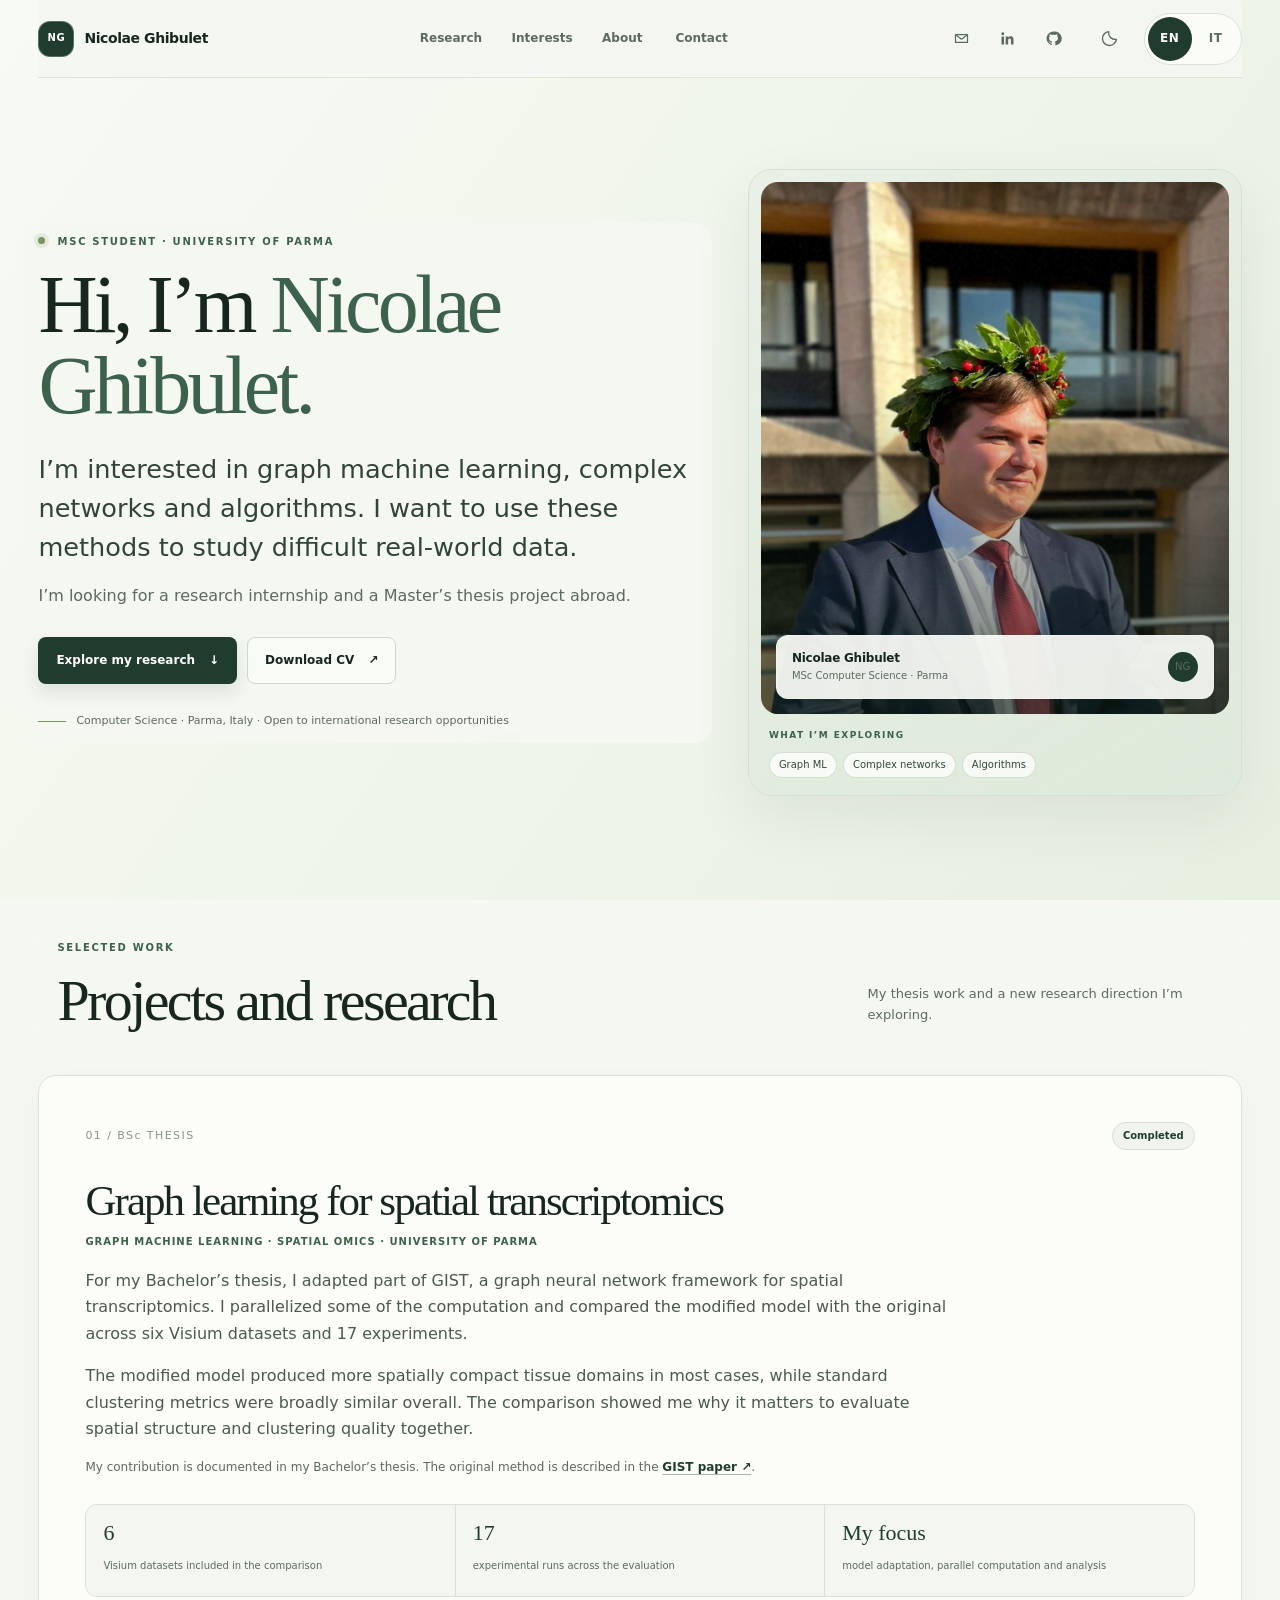
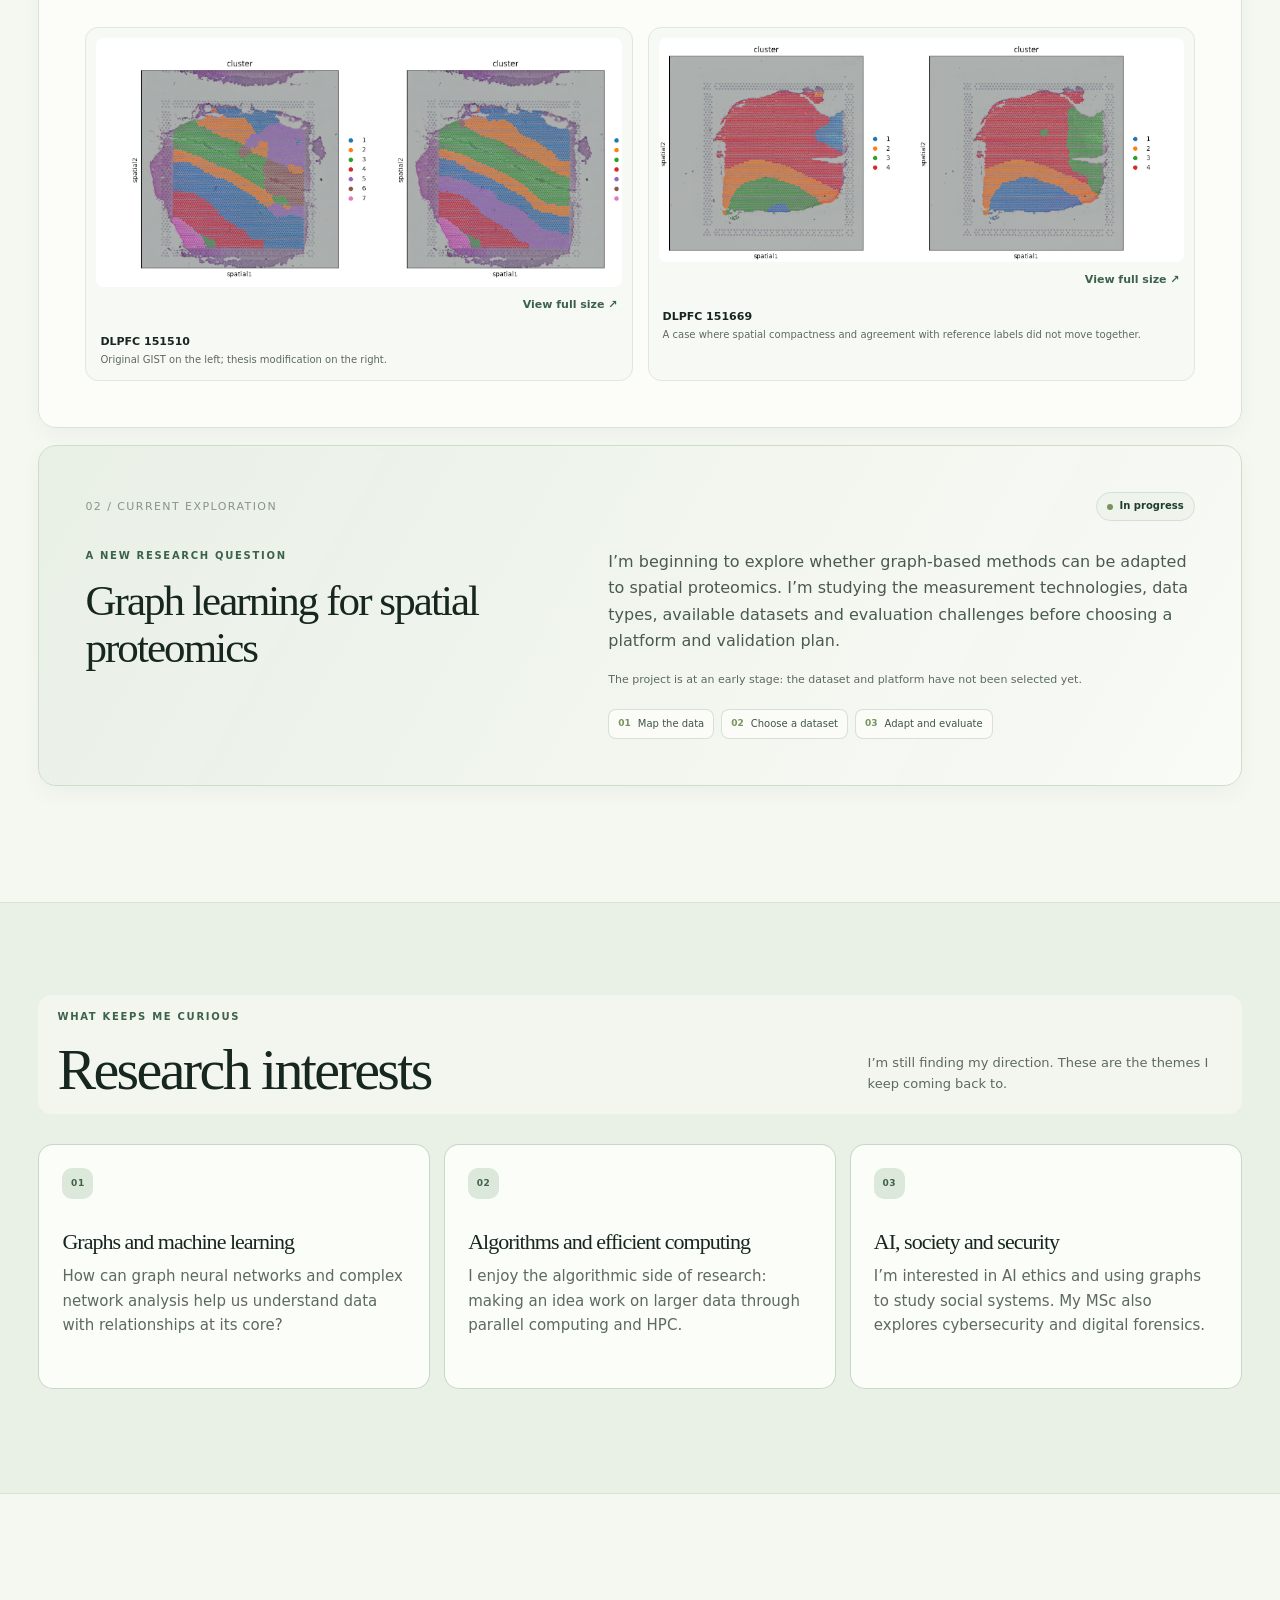
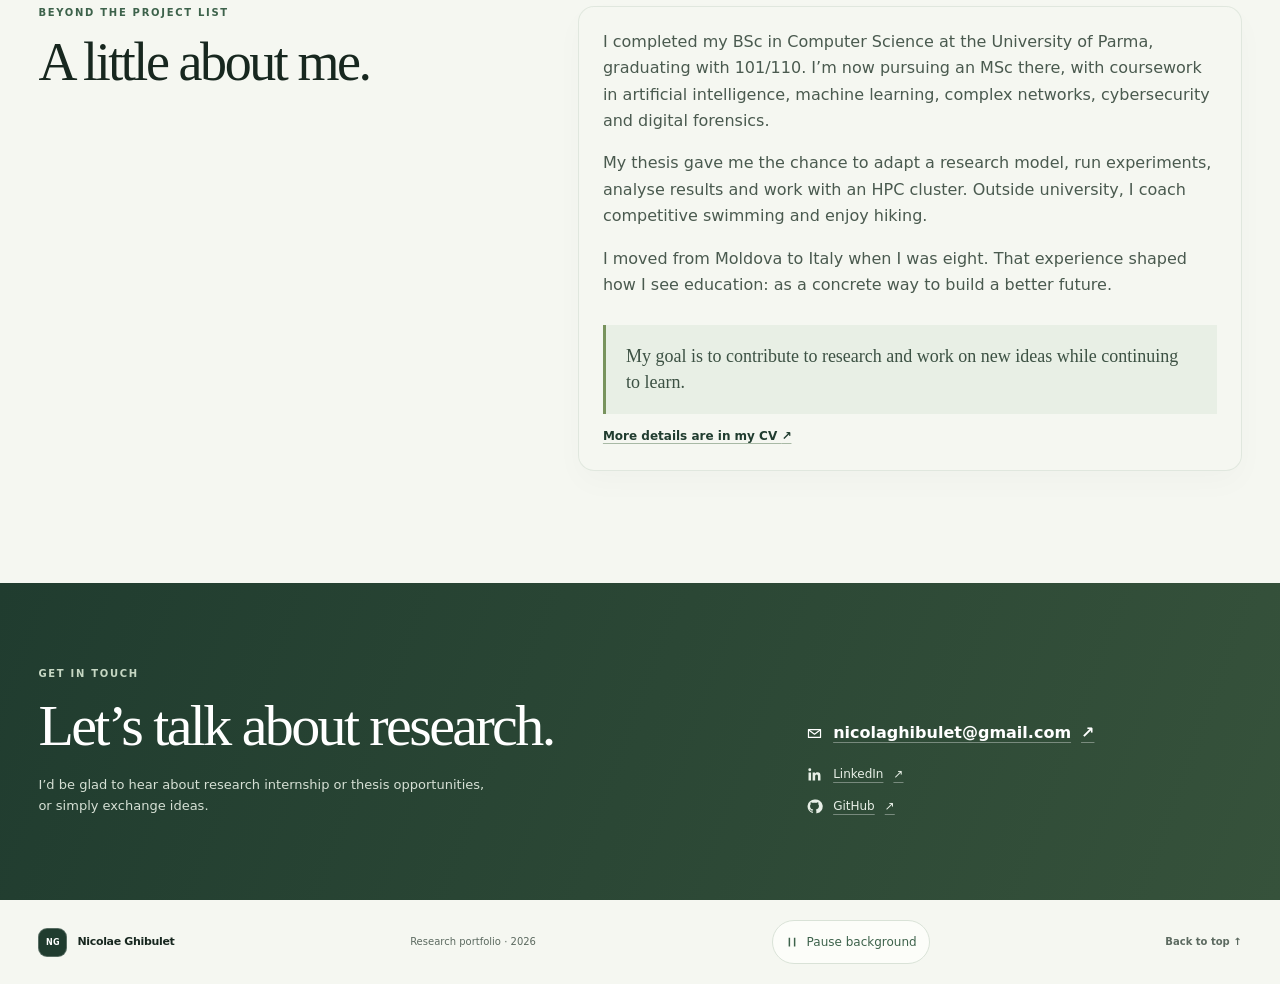
<file: index.html>
<!doctype html>
<html lang="en">
  <head>
    <meta charset="utf-8">
    <meta name="viewport" content="width=device-width, initial-scale=1">
    <meta name="description" content="Nicolae Ghibulet — MSc student exploring graph machine learning, complex networks and algorithms.">
    <meta name="theme-color" content="#f5f7f1">
    <title>Nicolae Ghibulet — Computer Science & Research</title>
    <link rel="icon" href="assets/images/favicon.svg" type="image/svg+xml">
    <script src="assets/js/theme.js?v=1"></script>
    <link rel="stylesheet" href="assets/css/styles.css?v=24">
    <script src="assets/js/main.js?v=18" defer></script>
  </head>
  <body>
    <div class="nature-motion" aria-hidden="true">
      <svg class="wind-leaf" viewBox="0 0 100 120" style="--leaf-x: 1%; --leaf-size: 94px; --leaf-time: 21s; --leaf-delay: -7s; --leaf-drift: 55px; --leaf-color: #65804e" data-leaf-green="#65804e"><path class="leaf-outline" d="M18 99C-1 66 19 21 83 9c15 60-11 103-65 90Z" fill="#65804e" stroke="#65804e" fill-opacity="0.15" stroke-opacity="0.45" stroke-width="1.4" stroke-linecap="round" style="fill:#65804e;stroke:#65804e;fill-opacity:0.15;stroke-opacity:0.45;stroke-width:1.4;stroke-linecap:round" /><path class="leaf-veins" d="M9 114C31 73 56 39 83 9M25 88l-5-30m19 12-1-31m15 11 2-27M25 88l30-2M39 70l31-5M53 50l25-9" fill="none" stroke="#65804e" fill-opacity="0" stroke-opacity="0.4" stroke-width="1.1" stroke-linecap="round" style="fill:none;stroke:#65804e;fill-opacity:0;stroke-opacity:0.4;stroke-width:1.1;stroke-linecap:round" /></svg>
      <svg class="wind-leaf" viewBox="0 0 100 120" data-mobile="hide" style="--leaf-x: 8%; --leaf-size: 68px; --leaf-time: 27s; --leaf-delay: -19s; --leaf-drift: -40px; --leaf-color: #7b874c" data-leaf-green="#7b874c"><path class="leaf-outline" d="M50 106c-19 6-17-9-30-14C4 86 22 76 13 68-1 54 23 57 20 44c-4-16 18-5 16-18C35 12 48 14 51 5c5 10 18 11 15 25-3 12 20 1 17 17-3 12 17 9 5 23-10 10 8 16-7 23-13 6-13 18-31 13Z" fill="#7b874c" stroke="#7b874c" fill-opacity="0.15" stroke-opacity="0.45" stroke-width="1.4" stroke-linecap="round" style="fill:#7b874c;stroke:#7b874c;fill-opacity:0.15;stroke-opacity:0.45;stroke-width:1.4;stroke-linecap:round" /><path class="leaf-veins" d="M48 118 51 15M50 98 25 87m25-6L24 64m27-2L31 43m19 55 26-13M51 80l24-15M51 61l19-17" fill="none" stroke="#7b874c" fill-opacity="0" stroke-opacity="0.4" stroke-width="1.1" stroke-linecap="round" style="fill:none;stroke:#7b874c;fill-opacity:0;stroke-opacity:0.4;stroke-width:1.1;stroke-linecap:round" /></svg>
      <svg class="wind-leaf" viewBox="0 0 100 120" style="--leaf-x: 15%; --leaf-size: 100px; --leaf-time: 24s; --leaf-delay: -13s; --leaf-drift: 75px; --leaf-color: #6c8b64" data-leaf-green="#6c8b64"><path class="leaf-outline" d="m50 102-12-20-23 2 7-18L4 47l22-1-3-22 16 12L50 5l11 31 17-12-4 23 22 1-18 18 8 18-24-2-12 20Z" fill="#6c8b64" stroke="#6c8b64" fill-opacity="0.15" stroke-opacity="0.45" stroke-width="1.4" stroke-linecap="round" style="fill:#6c8b64;stroke:#6c8b64;fill-opacity:0.15;stroke-opacity:0.45;stroke-width:1.4;stroke-linecap:round" /><path class="leaf-veins" d="M49 117 50 22M50 89 14 51m36 38 36-36M50 74 30 35m20 39 22-39M49 92 23 79m27 13 26-13" fill="none" stroke="#6c8b64" fill-opacity="0" stroke-opacity="0.4" stroke-width="1.1" stroke-linecap="round" style="fill:none;stroke:#6c8b64;fill-opacity:0;stroke-opacity:0.4;stroke-width:1.1;stroke-linecap:round" /></svg>
      <svg class="wind-leaf" viewBox="0 0 100 120" data-mobile="hide" style="--leaf-x: 22%; --leaf-size: 76px; --leaf-time: 30s; --leaf-delay: -4s; --leaf-drift: -60px; --leaf-color: #8b9c58" data-leaf-green="#8b9c58"><path class="leaf-outline" d="M49 98C34 81 8 68 6 43c11-17 22-23 36-25l8 15 9-16c15 1 29 11 36 26-4 24-29 39-46 55Z" fill="#8b9c58" stroke="#8b9c58" fill-opacity="0.15" stroke-opacity="0.45" stroke-width="1.4" stroke-linecap="round" style="fill:#8b9c58;stroke:#8b9c58;fill-opacity:0.15;stroke-opacity:0.45;stroke-width:1.4;stroke-linecap:round" /><path class="leaf-veins" d="M50 116 49 94M49 94 13 44m36 50L25 31m24 63-9-69m9 69 10-69M49 94l25-62M49 94l38-49" fill="none" stroke="#8b9c58" fill-opacity="0" stroke-opacity="0.4" stroke-width="1.1" stroke-linecap="round" style="fill:none;stroke:#8b9c58;fill-opacity:0;stroke-opacity:0.4;stroke-width:1.1;stroke-linecap:round" /></svg>
      <svg class="wind-leaf" viewBox="0 0 100 120" style="--leaf-x: 29%; --leaf-size: 108px; --leaf-time: 23s; --leaf-delay: -18s; --leaf-drift: 60px; --leaf-color: #6b7d4a" data-leaf-green="#6b7d4a"><path class="leaf-outline" d="M50 106c-19 6-17-9-30-14C4 86 22 76 13 68-1 54 23 57 20 44c-4-16 18-5 16-18C35 12 48 14 51 5c5 10 18 11 15 25-3 12 20 1 17 17-3 12 17 9 5 23-10 10 8 16-7 23-13 6-13 18-31 13Z" fill="#6b7d4a" stroke="#6b7d4a" fill-opacity="0.15" stroke-opacity="0.45" stroke-width="1.4" stroke-linecap="round" style="fill:#6b7d4a;stroke:#6b7d4a;fill-opacity:0.15;stroke-opacity:0.45;stroke-width:1.4;stroke-linecap:round" /><path class="leaf-veins" d="M48 118 51 15M50 98 25 87m25-6L24 64m27-2L31 43m19 55 26-13M51 80l24-15M51 61l19-17" fill="none" stroke="#6b7d4a" fill-opacity="0" stroke-opacity="0.4" stroke-width="1.1" stroke-linecap="round" style="fill:none;stroke:#6b7d4a;fill-opacity:0;stroke-opacity:0.4;stroke-width:1.1;stroke-linecap:round" /></svg>
      <svg class="wind-leaf" viewBox="0 0 100 120" data-mobile="hide" style="--leaf-x: 36%; --leaf-size: 64px; --leaf-time: 28s; --leaf-delay: -10s; --leaf-drift: -75px; --leaf-color: #648373" data-leaf-green="#648373"><path class="leaf-outline" d="M18 99C-1 66 19 21 83 9c15 60-11 103-65 90Z" fill="#648373" stroke="#648373" fill-opacity="0.15" stroke-opacity="0.45" stroke-width="1.4" stroke-linecap="round" style="fill:#648373;stroke:#648373;fill-opacity:0.15;stroke-opacity:0.45;stroke-width:1.4;stroke-linecap:round" /><path class="leaf-veins" d="M9 114C31 73 56 39 83 9M25 88l-5-30m19 12-1-31m15 11 2-27M25 88l30-2M39 70l31-5M53 50l25-9" fill="none" stroke="#648373" fill-opacity="0" stroke-opacity="0.4" stroke-width="1.1" stroke-linecap="round" style="fill:none;stroke:#648373;fill-opacity:0;stroke-opacity:0.4;stroke-width:1.1;stroke-linecap:round" /></svg>
      <svg class="wind-leaf" viewBox="0 0 100 120" style="--leaf-x: 43%; --leaf-size: 90px; --leaf-time: 25s; --leaf-delay: -21s; --leaf-drift: 45px; --leaf-color: #819651" data-leaf-green="#819651"><path class="leaf-outline" d="M49 98C34 81 8 68 6 43c11-17 22-23 36-25l8 15 9-16c15 1 29 11 36 26-4 24-29 39-46 55Z" fill="#819651" stroke="#819651" fill-opacity="0.15" stroke-opacity="0.45" stroke-width="1.4" stroke-linecap="round" style="fill:#819651;stroke:#819651;fill-opacity:0.15;stroke-opacity:0.45;stroke-width:1.4;stroke-linecap:round" /><path class="leaf-veins" d="M50 116 49 94M49 94 13 44m36 50L25 31m24 63-9-69m9 69 10-69M49 94l25-62M49 94l38-49" fill="none" stroke="#819651" fill-opacity="0" stroke-opacity="0.4" stroke-width="1.1" stroke-linecap="round" style="fill:none;stroke:#819651;fill-opacity:0;stroke-opacity:0.4;stroke-width:1.1;stroke-linecap:round" /></svg>
      <svg class="wind-leaf" viewBox="0 0 100 120" data-mobile="hide" style="--leaf-x: 50%; --leaf-size: 78px; --leaf-time: 32s; --leaf-delay: -8s; --leaf-drift: -50px; --leaf-color: #64805b" data-leaf-green="#64805b"><path class="leaf-outline" d="m50 102-12-20-23 2 7-18L4 47l22-1-3-22 16 12L50 5l11 31 17-12-4 23 22 1-18 18 8 18-24-2-12 20Z" fill="#64805b" stroke="#64805b" fill-opacity="0.15" stroke-opacity="0.45" stroke-width="1.4" stroke-linecap="round" style="fill:#64805b;stroke:#64805b;fill-opacity:0.15;stroke-opacity:0.45;stroke-width:1.4;stroke-linecap:round" /><path class="leaf-veins" d="M49 117 50 22M50 89 14 51m36 38 36-36M50 74 30 35m20 39 22-39M49 92 23 79m27 13 26-13" fill="none" stroke="#64805b" fill-opacity="0" stroke-opacity="0.4" stroke-width="1.1" stroke-linecap="round" style="fill:none;stroke:#64805b;fill-opacity:0;stroke-opacity:0.4;stroke-width:1.1;stroke-linecap:round" /></svg>
      <svg class="wind-leaf" viewBox="0 0 100 120" style="--leaf-x: 57%; --leaf-size: 102px; --leaf-time: 26s; --leaf-delay: -16s; --leaf-drift: 65px; --leaf-color: #6f8f67" data-leaf-green="#6f8f67"><path class="leaf-outline" d="M18 99C-1 66 19 21 83 9c15 60-11 103-65 90Z" fill="#6f8f67" stroke="#6f8f67" fill-opacity="0.15" stroke-opacity="0.45" stroke-width="1.4" stroke-linecap="round" style="fill:#6f8f67;stroke:#6f8f67;fill-opacity:0.15;stroke-opacity:0.45;stroke-width:1.4;stroke-linecap:round" /><path class="leaf-veins" d="M9 114C31 73 56 39 83 9M25 88l-5-30m19 12-1-31m15 11 2-27M25 88l30-2M39 70l31-5M53 50l25-9" fill="none" stroke="#6f8f67" fill-opacity="0" stroke-opacity="0.4" stroke-width="1.1" stroke-linecap="round" style="fill:none;stroke:#6f8f67;fill-opacity:0;stroke-opacity:0.4;stroke-width:1.1;stroke-linecap:round" /></svg>
      <svg class="wind-leaf" viewBox="0 0 100 120" data-mobile="hide" style="--leaf-x: 64%; --leaf-size: 72px; --leaf-time: 22s; --leaf-delay: -5s; --leaf-drift: -55px; --leaf-color: #97a962" data-leaf-green="#97a962"><path class="leaf-outline" d="M49 98C34 81 8 68 6 43c11-17 22-23 36-25l8 15 9-16c15 1 29 11 36 26-4 24-29 39-46 55Z" fill="#97a962" stroke="#97a962" fill-opacity="0.15" stroke-opacity="0.45" stroke-width="1.4" stroke-linecap="round" style="fill:#97a962;stroke:#97a962;fill-opacity:0.15;stroke-opacity:0.45;stroke-width:1.4;stroke-linecap:round" /><path class="leaf-veins" d="M50 116 49 94M49 94 13 44m36 50L25 31m24 63-9-69m9 69 10-69M49 94l25-62M49 94l38-49" fill="none" stroke="#97a962" fill-opacity="0" stroke-opacity="0.4" stroke-width="1.1" stroke-linecap="round" style="fill:none;stroke:#97a962;fill-opacity:0;stroke-opacity:0.4;stroke-width:1.1;stroke-linecap:round" /></svg>
      <svg class="wind-leaf" viewBox="0 0 100 120" style="--leaf-x: 71%; --leaf-size: 96px; --leaf-time: 29s; --leaf-delay: -24s; --leaf-drift: 60px; --leaf-color: #778d4f" data-leaf-green="#778d4f"><path class="leaf-outline" d="m50 102-12-20-23 2 7-18L4 47l22-1-3-22 16 12L50 5l11 31 17-12-4 23 22 1-18 18 8 18-24-2-12 20Z" fill="#778d4f" stroke="#778d4f" fill-opacity="0.15" stroke-opacity="0.45" stroke-width="1.4" stroke-linecap="round" style="fill:#778d4f;stroke:#778d4f;fill-opacity:0.15;stroke-opacity:0.45;stroke-width:1.4;stroke-linecap:round" /><path class="leaf-veins" d="M49 117 50 22M50 89 14 51m36 38 36-36M50 74 30 35m20 39 22-39M49 92 23 79m27 13 26-13" fill="none" stroke="#778d4f" fill-opacity="0" stroke-opacity="0.4" stroke-width="1.1" stroke-linecap="round" style="fill:none;stroke:#778d4f;fill-opacity:0;stroke-opacity:0.4;stroke-width:1.1;stroke-linecap:round" /></svg>
      <svg class="wind-leaf" viewBox="0 0 100 120" data-mobile="hide" style="--leaf-x: 78%; --leaf-size: 66px; --leaf-time: 24s; --leaf-delay: -12s; --leaf-drift: -70px; --leaf-color: #688274" data-leaf-green="#688274"><path class="leaf-outline" d="M50 106c-19 6-17-9-30-14C4 86 22 76 13 68-1 54 23 57 20 44c-4-16 18-5 16-18C35 12 48 14 51 5c5 10 18 11 15 25-3 12 20 1 17 17-3 12 17 9 5 23-10 10 8 16-7 23-13 6-13 18-31 13Z" fill="#688274" stroke="#688274" fill-opacity="0.15" stroke-opacity="0.45" stroke-width="1.4" stroke-linecap="round" style="fill:#688274;stroke:#688274;fill-opacity:0.15;stroke-opacity:0.45;stroke-width:1.4;stroke-linecap:round" /><path class="leaf-veins" d="M48 118 51 15M50 98 25 87m25-6L24 64m27-2L31 43m19 55 26-13M51 80l24-15M51 61l19-17" fill="none" stroke="#688274" fill-opacity="0" stroke-opacity="0.4" stroke-width="1.1" stroke-linecap="round" style="fill:none;stroke:#688274;fill-opacity:0;stroke-opacity:0.4;stroke-width:1.1;stroke-linecap:round" /></svg>
      <svg class="wind-leaf" viewBox="0 0 100 120" style="--leaf-x: 84%; --leaf-size: 110px; --leaf-time: 27s; --leaf-delay: -9s; --leaf-drift: 40px; --leaf-color: #8f9f59" data-leaf-green="#8f9f59"><path class="leaf-outline" d="M49 98C34 81 8 68 6 43c11-17 22-23 36-25l8 15 9-16c15 1 29 11 36 26-4 24-29 39-46 55Z" fill="#8f9f59" stroke="#8f9f59" fill-opacity="0.15" stroke-opacity="0.45" stroke-width="1.4" stroke-linecap="round" style="fill:#8f9f59;stroke:#8f9f59;fill-opacity:0.15;stroke-opacity:0.45;stroke-width:1.4;stroke-linecap:round" /><path class="leaf-veins" d="M50 116 49 94M49 94 13 44m36 50L25 31m24 63-9-69m9 69 10-69M49 94l25-62M49 94l38-49" fill="none" stroke="#8f9f59" fill-opacity="0" stroke-opacity="0.4" stroke-width="1.1" stroke-linecap="round" style="fill:none;stroke:#8f9f59;fill-opacity:0;stroke-opacity:0.4;stroke-width:1.1;stroke-linecap:round" /></svg>
      <svg class="wind-leaf" viewBox="0 0 100 120" data-mobile="hide" style="--leaf-x: 89%; --leaf-size: 74px; --leaf-time: 20s; --leaf-delay: -16s; --leaf-drift: -65px; --leaf-color: #607e53" data-leaf-green="#607e53"><path class="leaf-outline" d="M50 106c-19 6-17-9-30-14C4 86 22 76 13 68-1 54 23 57 20 44c-4-16 18-5 16-18C35 12 48 14 51 5c5 10 18 11 15 25-3 12 20 1 17 17-3 12 17 9 5 23-10 10 8 16-7 23-13 6-13 18-31 13Z" fill="#607e53" stroke="#607e53" fill-opacity="0.15" stroke-opacity="0.45" stroke-width="1.4" stroke-linecap="round" style="fill:#607e53;stroke:#607e53;fill-opacity:0.15;stroke-opacity:0.45;stroke-width:1.4;stroke-linecap:round" /><path class="leaf-veins" d="M48 118 51 15M50 98 25 87m25-6L24 64m27-2L31 43m19 55 26-13M51 80l24-15M51 61l19-17" fill="none" stroke="#607e53" fill-opacity="0" stroke-opacity="0.4" stroke-width="1.1" stroke-linecap="round" style="fill:none;stroke:#607e53;fill-opacity:0;stroke-opacity:0.4;stroke-width:1.1;stroke-linecap:round" /></svg>
      <svg class="wind-leaf" viewBox="0 0 100 120" style="--leaf-x: 94%; --leaf-size: 88px; --leaf-time: 31s; --leaf-delay: -23s; --leaf-drift: -40px; --leaf-color: #739268" data-leaf-green="#739268"><path class="leaf-outline" d="m50 102-12-20-23 2 7-18L4 47l22-1-3-22 16 12L50 5l11 31 17-12-4 23 22 1-18 18 8 18-24-2-12 20Z" fill="#739268" stroke="#739268" fill-opacity="0.15" stroke-opacity="0.45" stroke-width="1.4" stroke-linecap="round" style="fill:#739268;stroke:#739268;fill-opacity:0.15;stroke-opacity:0.45;stroke-width:1.4;stroke-linecap:round" /><path class="leaf-veins" d="M49 117 50 22M50 89 14 51m36 38 36-36M50 74 30 35m20 39 22-39M49 92 23 79m27 13 26-13" fill="none" stroke="#739268" fill-opacity="0" stroke-opacity="0.4" stroke-width="1.1" stroke-linecap="round" style="fill:none;stroke:#739268;fill-opacity:0;stroke-opacity:0.4;stroke-width:1.1;stroke-linecap:round" /></svg>
      <svg class="wind-leaf" viewBox="0 0 100 120" data-mobile="hide" style="--leaf-x: 98%; --leaf-size: 70px; --leaf-time: 23s; --leaf-delay: -7s; --leaf-drift: -80px; --leaf-color: #8d9e60" data-leaf-green="#8d9e60"><path class="leaf-outline" d="M18 99C-1 66 19 21 83 9c15 60-11 103-65 90Z" fill="#8d9e60" stroke="#8d9e60" fill-opacity="0.15" stroke-opacity="0.45" stroke-width="1.4" stroke-linecap="round" style="fill:#8d9e60;stroke:#8d9e60;fill-opacity:0.15;stroke-opacity:0.45;stroke-width:1.4;stroke-linecap:round" /><path class="leaf-veins" d="M9 114C31 73 56 39 83 9M25 88l-5-30m19 12-1-31m15 11 2-27M25 88l30-2M39 70l31-5M53 50l25-9" fill="none" stroke="#8d9e60" fill-opacity="0" stroke-opacity="0.4" stroke-width="1.1" stroke-linecap="round" style="fill:none;stroke:#8d9e60;fill-opacity:0;stroke-opacity:0.4;stroke-width:1.1;stroke-linecap:round" /></svg>
    </div>
    <a class="skip-link" href="#main-content">Skip to content</a>

    <header class="site-header">
      <a class="wordmark" href="#top" aria-label="Nicolae Ghibulet, home">
        <span class="wordmark-mark" aria-hidden="true">NG</span>
        <span>Nicolae Ghibulet</span>
      </a>
      <nav class="main-nav" aria-label="Main navigation">
        <a href="#work">Research</a>
        <a href="#interests">Interests</a>
        <a href="#about">About</a>
        <a href="#contact">Contact</a>
      </nav>
      <div class="header-actions">
        <nav class="header-socials" aria-label="Contact links">
          <a href="mailto:nicolaghibulet@gmail.com" aria-label="Email Nicolae Ghibulet" title="Email">
            <svg viewBox="0 0 24 24" aria-hidden="true" focusable="false"><path d="M3.5 6.5h17v11h-17z"/><path d="m4 7 8 6 8-6"/></svg>
          </a>
          <a href="https://www.linkedin.com/in/nicolae-ghibulet-57ab7831a" target="_blank" rel="noopener noreferrer" aria-label="LinkedIn profile" title="LinkedIn">
            <svg class="brand-icon" viewBox="0 0 24 24" aria-hidden="true" focusable="false" fill="currentColor" stroke="none"><path fill="currentColor" d="M20.45 20.45h-3.55v-5.57c0-1.33-.02-3.04-1.85-3.04-1.85 0-2.14 1.45-2.14 2.94v5.67H9.36V9h3.41v1.56h.05c.47-.9 1.64-1.85 3.37-1.85 3.6 0 4.26 2.37 4.26 5.45v6.29ZM5.34 7.43a2.06 2.06 0 1 1-.001-4.12 2.06 2.06 0 0 1 .001 4.12ZM7.12 20.45H3.56V9h3.56v11.45Z"/></svg>
          </a>
          <a href="https://github.com/NicolaeGhibulet" target="_blank" rel="noopener noreferrer" aria-label="GitHub profile" title="GitHub">
            <svg class="brand-icon" viewBox="0 0 24 24" aria-hidden="true" focusable="false" fill="currentColor" stroke="none"><path fill="currentColor" d="M12 2.2a9.8 9.8 0 0 0-3.1 19.1c.5.1.7-.2.7-.5v-1.8c-2.8.6-3.4-1.2-3.4-1.2-.4-1.1-1.1-1.4-1.1-1.4-.9-.6.1-.6.1-.6 1 .1 1.5 1 1.5 1 .9 1.5 2.3 1.1 2.8.8.1-.6.4-1.1.7-1.4-2.2-.2-4.5-1.1-4.5-4.8 0-1.1.4-2 1-2.7-.1-.3-.4-1.2.1-2.6 0 0 .8-.3 2.7 1 .8-.2 1.6-.3 2.5-.3s1.7.1 2.5.3c1.8-1.3 2.7-1 2.7-1 .5 1.4.2 2.3.1 2.6.6.7 1 1.6 1 2.7 0 3.7-2.3 4.5-4.5 4.8.4.4.8 1 .8 2v3c0 .3.2.6.8.5A9.8 9.8 0 0 0 12 2.2Z"/></svg>
          </a>
        </nav>
        <button class="theme-toggle" type="button" aria-label="Switch to dark theme" title="Switch to dark theme" aria-pressed="false" hidden>
          <svg class="theme-icon-sun" viewBox="0 0 24 24" aria-hidden="true" focusable="false"><circle cx="12" cy="12" r="4"/><path d="M12 2v2m0 16v2M2 12h2m16 0h2M4.93 4.93l1.42 1.42m11.3 11.3 1.42 1.42M4.93 19.07l1.42-1.42m11.3-11.3 1.42-1.42"/></svg>
          <svg class="theme-icon-moon" viewBox="0 0 24 24" aria-hidden="true" focusable="false"><path d="M20.7 13.1A8.7 8.7 0 0 1 10.9 3.3 8.8 8.8 0 1 0 20.7 13.1Z"/></svg>
        </button>
        <nav class="language-switch" aria-label="Choose language">
          <a class="is-active" href="index.html" lang="en" aria-current="page">EN</a>
          <a href="it/index.html" lang="it" aria-label="Leggi in italiano">IT</a>
        </nav>
      </div>
    </header>

    <main id="main-content">
      <section class="hero section-wrap" id="top" aria-labelledby="hero-title">
        <div class="hero-copy">
          <p class="eyebrow"><span class="status-dot" aria-hidden="true"></span> MSc student · University of Parma</p>
          <h1 id="hero-title">Hi, I’m <span>Nicolae Ghibulet.</span></h1>
          <p class="hero-lede">I’m interested in graph machine learning, complex networks and algorithms. I want to use these methods to study difficult real-world data.</p>
          <p class="hero-intro">I’m looking for a research internship and a Master’s thesis project abroad.</p>
          <div class="hero-actions">
            <a class="button button-dark" href="#work">Explore my research <span aria-hidden="true">↓</span></a>
            <a class="button button-light" href="downloads/Nicolae-Ghibulet-CV-English.pdf" download>Download CV <span aria-hidden="true">↗</span></a>
          </div>
          <p class="hero-footnote">Computer Science · Parma, Italy · Open to international research opportunities</p>
        </div>
        <aside class="hero-visual" aria-label="Portrait and research topics">
          <div class="portrait-frame">
            <img class="profile-photo" src="assets/images/profile.jpg" alt="Portrait of Nicolae Ghibulet" width="1274" height="1275" decoding="async">
            <div class="portrait-caption">
              <div><strong>Nicolae Ghibulet</strong><span>MSc Computer Science · Parma</span></div>
              <span class="caption-mark" aria-hidden="true">NG</span>
            </div>
          </div>
          <div class="focus-note">
            <p>What I’m exploring</p>
            <div class="tag-row" aria-label="Research topics">
              <span class="tag">Graph ML</span>
              <span class="tag">Complex networks</span>
              <span class="tag">Algorithms</span>
            </div>
          </div>
        </aside>
      </section>

      <section class="section-wrap work-section" id="work" aria-labelledby="work-title">
        <div class="section-heading" data-reveal>
          <div>
            <p class="eyebrow">Selected work</p>
            <h2 id="work-title">Projects and research</h2>
          </div>
          <p class="section-summary">My thesis work and a new research direction I’m exploring.</p>
        </div>

        <article class="project-card thesis-card" data-reveal>
          <div class="project-topline">
            <span class="project-index">01 / BSc THESIS</span>
            <span class="project-status">Completed</span>
          </div>
          <div class="project-copy">
            <h3>Graph learning for spatial transcriptomics</h3>
            <p class="project-meta">Graph machine learning · Spatial omics · University of Parma</p>
            <p>For my Bachelor’s thesis, I adapted part of GIST, a graph neural network framework for spatial transcriptomics. I parallelized some of the computation and compared the modified model with the original across six Visium datasets and 17 experiments.</p>
            <p>The modified model produced more spatially compact tissue domains in most cases, while standard clustering metrics were broadly similar overall. The comparison showed me why it matters to evaluate spatial structure and clustering quality together.</p>
            <p class="project-credit">My contribution is documented in my Bachelor’s thesis. The original method is described in the <a href="https://doi.org/10.1109/CIBCB66090.2025.11177089" target="_blank" rel="noopener noreferrer">GIST paper <span aria-hidden="true">↗</span></a>.</p>
          </div>
          <div class="project-facts" aria-label="Thesis overview">
            <div class="project-fact"><strong>6</strong><span>Visium datasets included in the comparison</span></div>
            <div class="project-fact"><strong>17</strong><span>experimental runs across the evaluation</span></div>
            <div class="project-fact"><strong>My focus</strong><span>model adaptation, parallel computation and analysis</span></div>
          </div>
          <div class="figure-grid">
            <figure class="result-figure">
              <a class="figure-zoom" href="assets/images/dlpfc-151510.png" target="_blank" rel="noopener noreferrer" aria-label="Open the DLPFC 151510 comparison at full size">
                <img src="assets/images/dlpfc-151510.png" alt="DLPFC 151510 tissue section with cluster assignments from original GIST on the left and my thesis modification on the right." width="760" height="360" loading="lazy" decoding="async">
                <span>View full size ↗</span>
              </a>
              <figcaption><strong>DLPFC 151510</strong><span>Original GIST on the left; thesis modification on the right.</span></figcaption>
            </figure>
            <figure class="result-figure">
              <a class="figure-zoom" href="assets/images/dlpfc-151669.png" target="_blank" rel="noopener noreferrer" aria-label="Open the DLPFC 151669 comparison at full size">
                <img src="assets/images/dlpfc-151669.png" alt="DLPFC 151669 tissue section comparing original GIST with my thesis modification." width="775" height="330" loading="lazy" decoding="async">
                <span>View full size ↗</span>
              </a>
              <figcaption><strong>DLPFC 151669</strong><span>A case where spatial compactness and agreement with reference labels did not move together.</span></figcaption>
            </figure>
          </div>
        </article>

        <article class="project-card in-progress-card" data-reveal>
          <div class="project-topline">
            <span class="project-index">02 / CURRENT EXPLORATION</span>
            <span class="project-status"><span class="status-dot" aria-hidden="true"></span> In progress</span>
          </div>
          <div class="in-progress-layout">
            <div>
              <p class="eyebrow">A new research question</p>
              <h3>Graph learning for spatial proteomics</h3>
            </div>
            <div>
              <p>I’m beginning to explore whether graph-based methods can be adapted to spatial proteomics. I’m studying the measurement technologies, data types, available datasets and evaluation challenges before choosing a platform and validation plan.</p>
              <p class="small-note">The project is at an early stage: the dataset and platform have not been selected yet.</p>
              <div class="next-steps" aria-label="Current project stages">
                <span class="next-step"><span>01</span> Map the data</span>
                <span class="next-step"><span>02</span> Choose a dataset</span>
                <span class="next-step"><span>03</span> Adapt and evaluate</span>
              </div>
            </div>
          </div>
        </article>
      </section>

      <section class="interests-section" id="interests" aria-labelledby="interests-title">
        <div class="section-wrap">
          <div class="section-heading" data-reveal>
            <div>
              <p class="eyebrow">What keeps me curious</p>
          <h2 id="interests-title">Research interests</h2>
            </div>
            <p class="section-summary">I’m still finding my direction. These are the themes I keep coming back to.</p>
          </div>
          <div class="interest-grid">
            <article class="interest-card" data-reveal>
              <span class="interest-number">01</span>
              <h3>Graphs and machine learning</h3>
              <p>How can graph neural networks and complex network analysis help us understand data with relationships at its core?</p>
            </article>
            <article class="interest-card" data-reveal>
              <span class="interest-number">02</span>
              <h3>Algorithms and efficient computing</h3>
              <p>I enjoy the algorithmic side of research: making an idea work on larger data through parallel computing and HPC.</p>
            </article>
            <article class="interest-card" data-reveal>
              <span class="interest-number">03</span>
              <h3>AI, society and security</h3>
              <p>I’m interested in AI ethics and using graphs to study social systems. My MSc also explores cybersecurity and digital forensics.</p>
            </article>
          </div>
        </div>
      </section>

      <section class="section-wrap about-section" id="about" aria-labelledby="about-title">
        <div class="about-label" data-reveal>
          <p class="eyebrow">Beyond the project list</p>
          <h2 id="about-title">A little about me.</h2>
        </div>
        <div class="about-copy" data-reveal>
          <p>I completed my BSc in Computer Science at the University of Parma, graduating with 101/110. I’m now pursuing an MSc there, with coursework in artificial intelligence, machine learning, complex networks, cybersecurity and digital forensics.</p>
          <p>My thesis gave me the chance to adapt a research model, run experiments, analyse results and work with an HPC cluster. Outside university, I coach competitive swimming and enjoy hiking.</p>
          <p>I moved from Moldova to Italy when I was eight. That experience shaped how I see education: as a concrete way to build a better future.</p>
          <div class="about-callout">My goal is to contribute to research and work on new ideas while continuing to learn.</div>
          <a class="text-link" href="downloads/Nicolae-Ghibulet-CV-English.pdf" download>More details are in my CV <span aria-hidden="true">↗</span></a>
        </div>
      </section>

      <section class="contact-section" id="contact" aria-labelledby="contact-title">
        <div class="section-wrap contact-layout">
          <div data-reveal>
            <p class="eyebrow">Get in touch</p>
            <h2 id="contact-title">Let’s talk about research.</h2>
            <p class="contact-intro">I’d be glad to hear about research internship or thesis opportunities, or simply exchange ideas.</p>
          </div>
          <div class="contact-links" data-reveal>
            <a class="contact-email" href="mailto:nicolaghibulet@gmail.com"><svg class="contact-icon" viewBox="0 0 24 24" aria-hidden="true" focusable="false"><path d="M3.5 6.5h17v11h-17z"/><path d="m4 7 8 6 8-6"/></svg> nicolaghibulet@gmail.com <span aria-hidden="true">↗</span></a>
            <a href="https://www.linkedin.com/in/nicolae-ghibulet-57ab7831a" target="_blank" rel="noopener noreferrer"><svg class="contact-icon brand-icon" viewBox="0 0 24 24" aria-hidden="true" focusable="false" fill="currentColor" stroke="none"><path fill="currentColor" d="M20.45 20.45h-3.55v-5.57c0-1.33-.02-3.04-1.85-3.04-1.85 0-2.14 1.45-2.14 2.94v5.67H9.36V9h3.41v1.56h.05c.47-.9 1.64-1.85 3.37-1.85 3.6 0 4.26 2.37 4.26 5.45v6.29ZM5.34 7.43a2.06 2.06 0 1 1-.001-4.12 2.06 2.06 0 0 1 .001 4.12ZM7.12 20.45H3.56V9h3.56v11.45Z"/></svg> LinkedIn <span aria-hidden="true">↗</span></a>
            <a href="https://github.com/NicolaeGhibulet" target="_blank" rel="noopener noreferrer"><svg class="contact-icon brand-icon" viewBox="0 0 24 24" aria-hidden="true" focusable="false" fill="currentColor" stroke="none"><path fill="currentColor" d="M12 2.2a9.8 9.8 0 0 0-3.1 19.1c.5.1.7-.2.7-.5v-1.8c-2.8.6-3.4-1.2-3.4-1.2-.4-1.1-1.1-1.4-1.1-1.4-.9-.6.1-.6.1-.6 1 .1 1.5 1 1.5 1 .9 1.5 2.3 1.1 2.8.8.1-.6.4-1.1.7-1.4-2.2-.2-4.5-1.1-4.5-4.8 0-1.1.4-2 1-2.7-.1-.3-.4-1.2.1-2.6 0 0 .8-.3 2.7 1 .8-.2 1.6-.3 2.5-.3s1.7.1 2.5.3c1.8-1.3 2.7-1 2.7-1 .5 1.4.2 2.3.1 2.6.6.7 1 1.6 1 2.7 0 3.7-2.3 4.5-4.5 4.8.4.4.8 1 .8 2v3c0 .3.2.6.8.5A9.8 9.8 0 0 0 12 2.2Z"/></svg> GitHub <span aria-hidden="true">↗</span></a>
          </div>
        </div>
      </section>
    </main>

    <footer class="site-footer">
      <a class="wordmark footer-wordmark" href="#top"><span class="wordmark-mark" aria-hidden="true">NG</span><span>Nicolae Ghibulet</span></a>
      <p>Research portfolio · 2026</p>
      <button class="motion-toggle" type="button" aria-pressed="false" hidden>
        <svg class="motion-pause" viewBox="0 0 16 16" aria-hidden="true"><path d="M5 3v10M11 3v10"/></svg>
        <svg class="motion-play" viewBox="0 0 16 16" aria-hidden="true"><path d="m5 3 8 5-8 5Z"/></svg>
        <span>Pause background</span>
      </button>
      <a class="back-to-top" href="#top">Back to top <span aria-hidden="true">↑</span></a>
    </footer>
  </body>
</html>
</file>
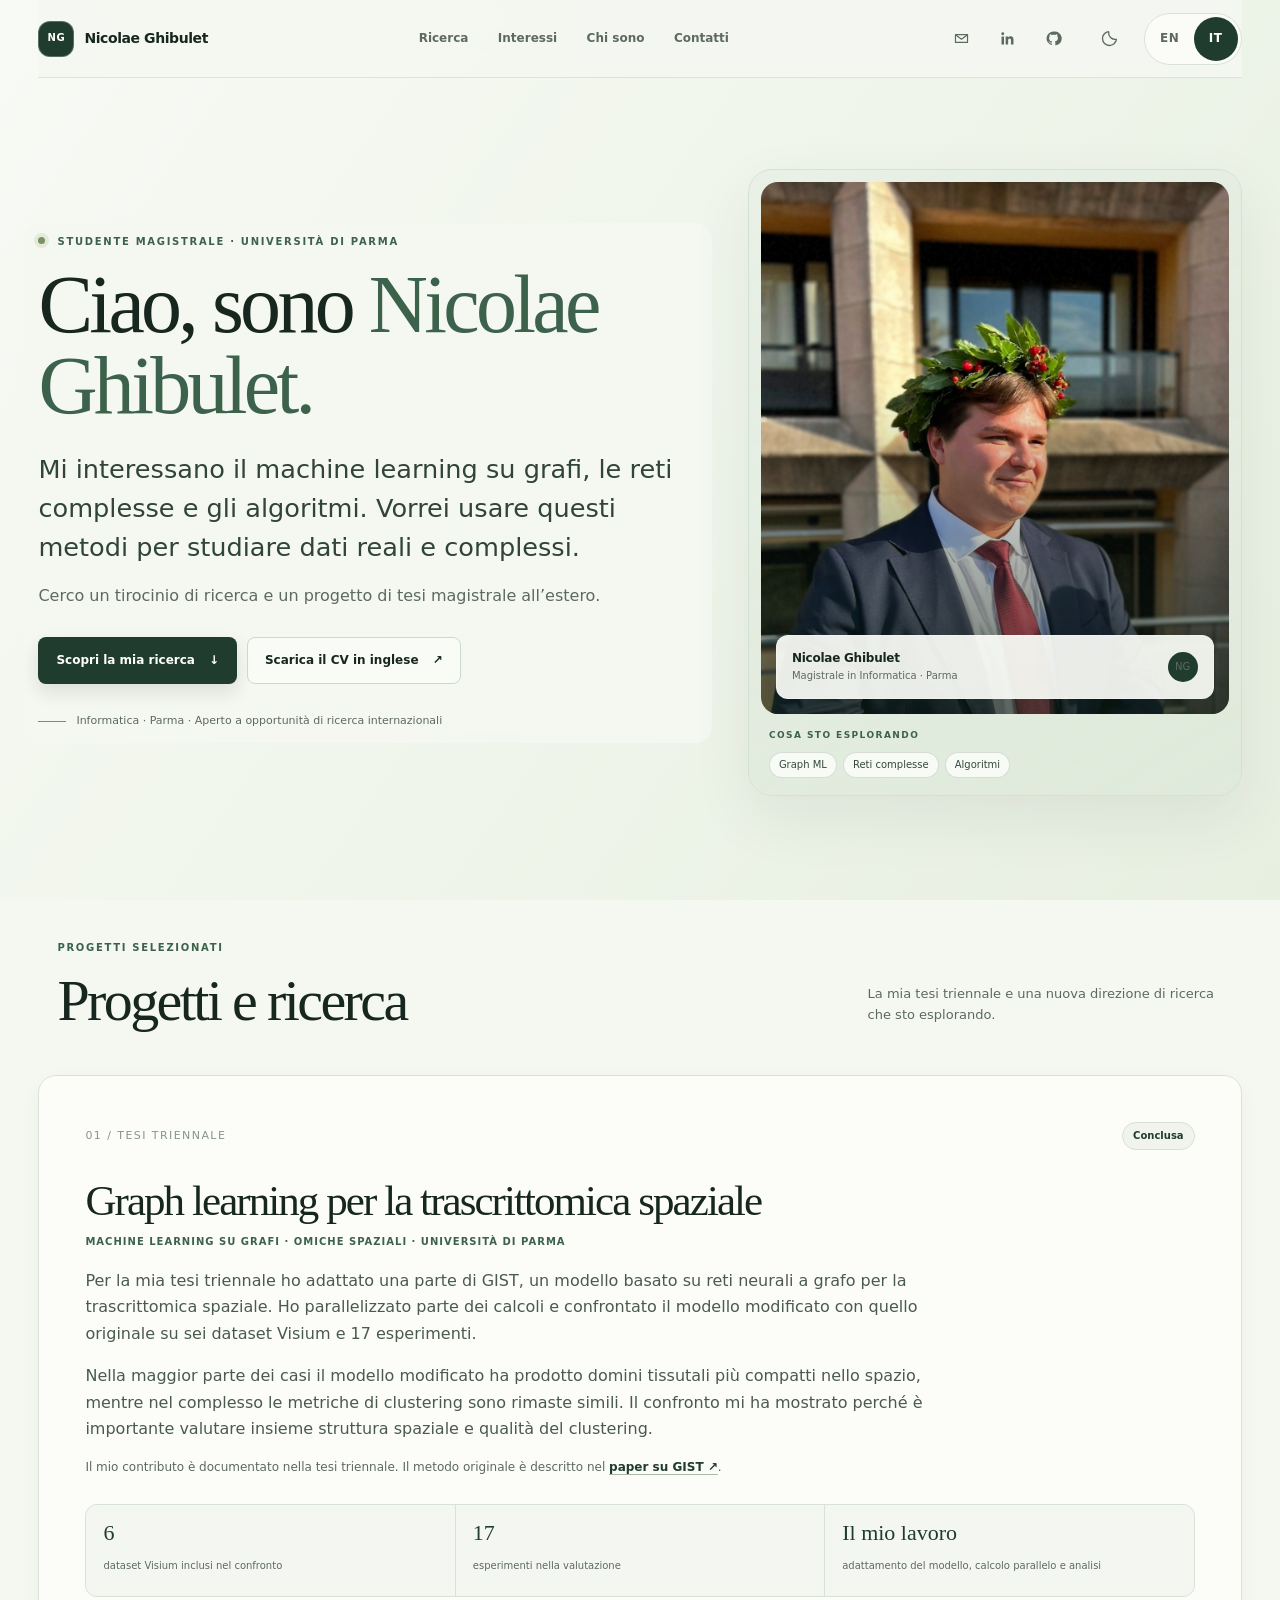
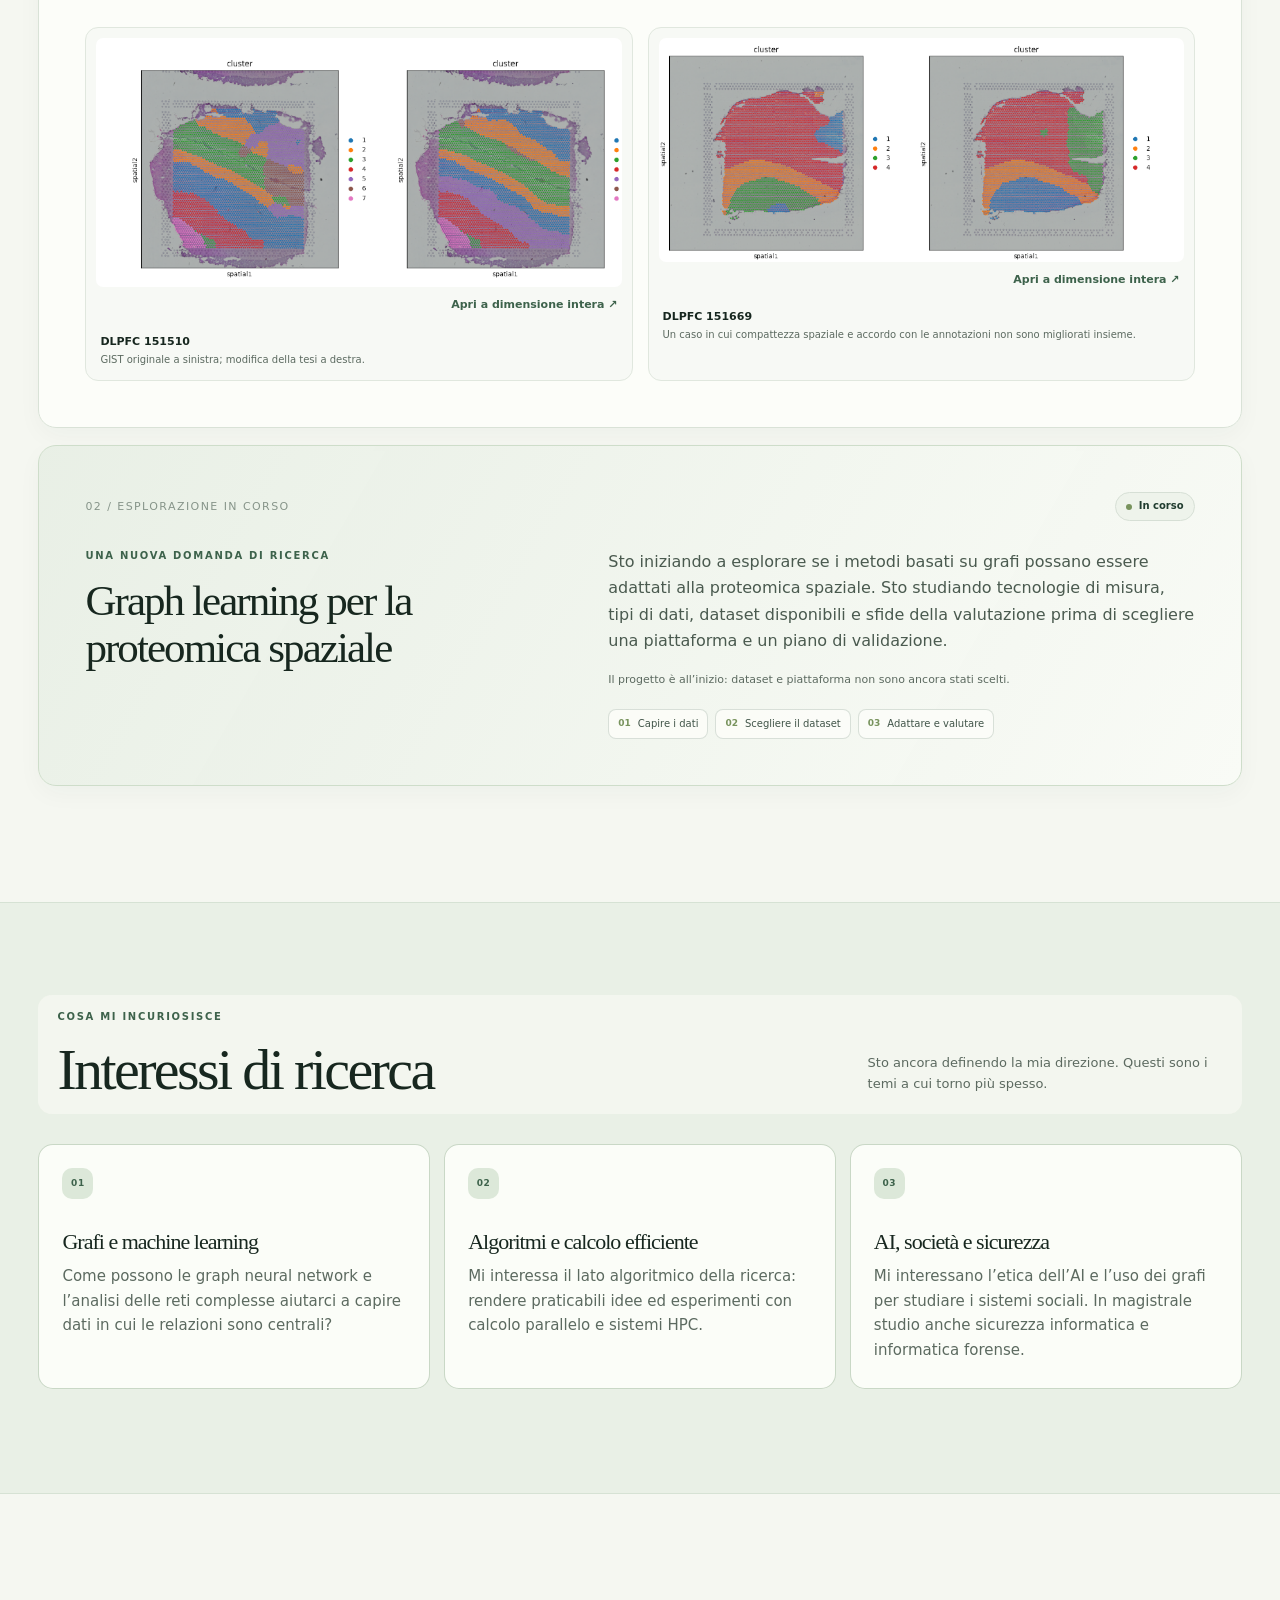
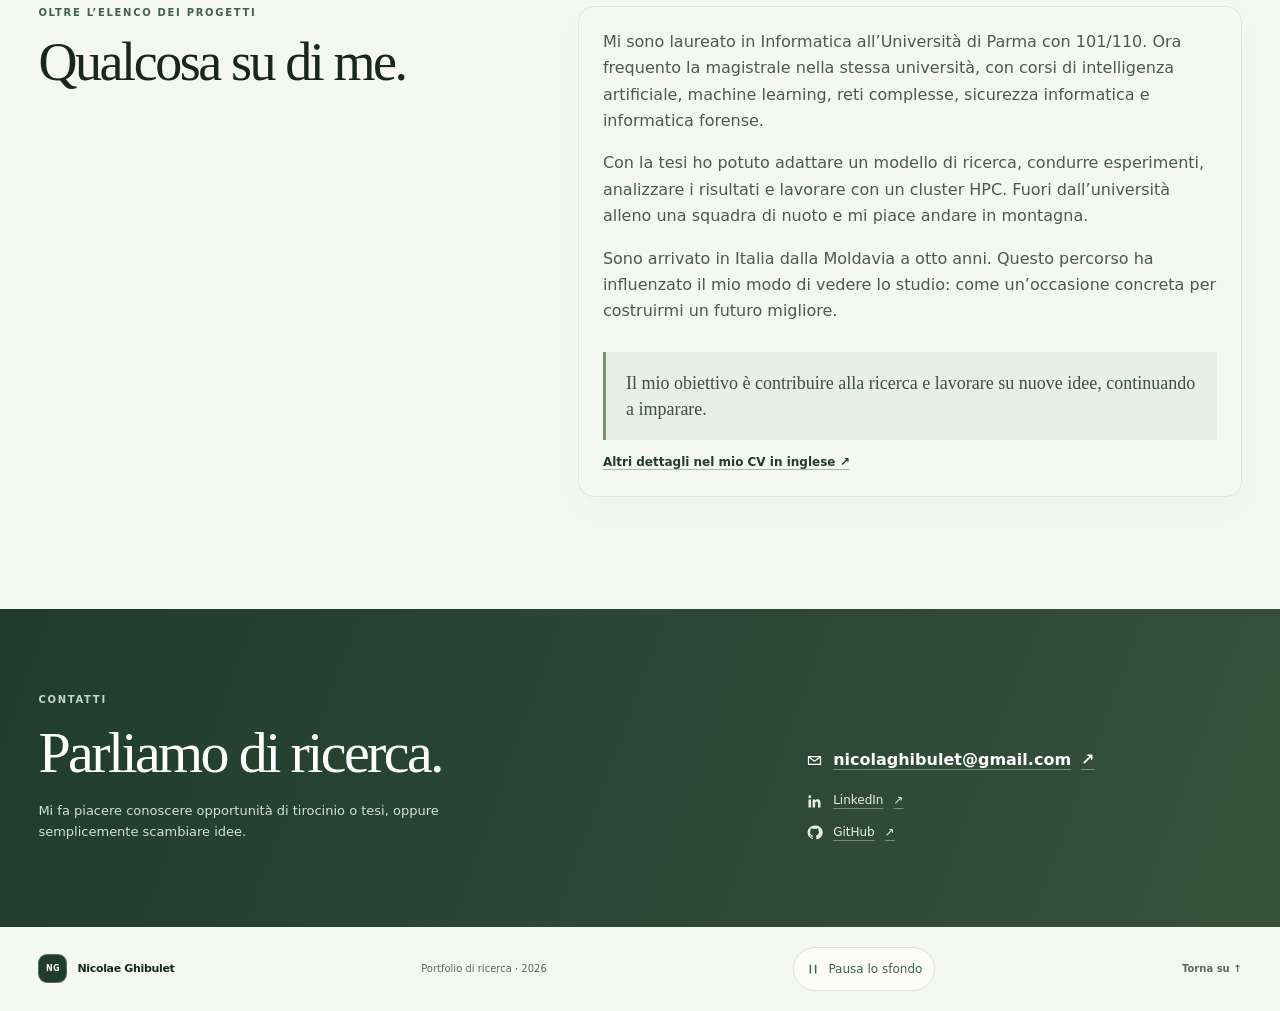
<file: it/index.html>
<!doctype html>
<html lang="it">
  <head>
    <meta charset="utf-8">
    <meta name="viewport" content="width=device-width, initial-scale=1">
    <meta name="description" content="Nicolae Ghibulet — studente magistrale interessato a machine learning su grafi, reti complesse e algoritmi.">
    <meta name="theme-color" content="#f5f7f1">
    <title>Nicolae Ghibulet — Informatica e ricerca</title>
    <link rel="icon" href="../assets/images/favicon.svg" type="image/svg+xml">
    <script src="../assets/js/theme.js?v=1"></script>
    <link rel="stylesheet" href="../assets/css/styles.css?v=24">
    <script src="../assets/js/main.js?v=18" defer></script>
  </head>
  <body>
    <div class="nature-motion" aria-hidden="true">
      <svg class="wind-leaf" viewBox="0 0 100 120" style="--leaf-x: 1%; --leaf-size: 94px; --leaf-time: 21s; --leaf-delay: -7s; --leaf-drift: 55px; --leaf-color: #65804e" data-leaf-green="#65804e"><path class="leaf-outline" d="M18 99C-1 66 19 21 83 9c15 60-11 103-65 90Z" fill="#65804e" stroke="#65804e" fill-opacity="0.15" stroke-opacity="0.45" stroke-width="1.4" stroke-linecap="round" style="fill:#65804e;stroke:#65804e;fill-opacity:0.15;stroke-opacity:0.45;stroke-width:1.4;stroke-linecap:round" /><path class="leaf-veins" d="M9 114C31 73 56 39 83 9M25 88l-5-30m19 12-1-31m15 11 2-27M25 88l30-2M39 70l31-5M53 50l25-9" fill="none" stroke="#65804e" fill-opacity="0" stroke-opacity="0.4" stroke-width="1.1" stroke-linecap="round" style="fill:none;stroke:#65804e;fill-opacity:0;stroke-opacity:0.4;stroke-width:1.1;stroke-linecap:round" /></svg>
      <svg class="wind-leaf" viewBox="0 0 100 120" data-mobile="hide" style="--leaf-x: 8%; --leaf-size: 68px; --leaf-time: 27s; --leaf-delay: -19s; --leaf-drift: -40px; --leaf-color: #7b874c" data-leaf-green="#7b874c"><path class="leaf-outline" d="M50 106c-19 6-17-9-30-14C4 86 22 76 13 68-1 54 23 57 20 44c-4-16 18-5 16-18C35 12 48 14 51 5c5 10 18 11 15 25-3 12 20 1 17 17-3 12 17 9 5 23-10 10 8 16-7 23-13 6-13 18-31 13Z" fill="#7b874c" stroke="#7b874c" fill-opacity="0.15" stroke-opacity="0.45" stroke-width="1.4" stroke-linecap="round" style="fill:#7b874c;stroke:#7b874c;fill-opacity:0.15;stroke-opacity:0.45;stroke-width:1.4;stroke-linecap:round" /><path class="leaf-veins" d="M48 118 51 15M50 98 25 87m25-6L24 64m27-2L31 43m19 55 26-13M51 80l24-15M51 61l19-17" fill="none" stroke="#7b874c" fill-opacity="0" stroke-opacity="0.4" stroke-width="1.1" stroke-linecap="round" style="fill:none;stroke:#7b874c;fill-opacity:0;stroke-opacity:0.4;stroke-width:1.1;stroke-linecap:round" /></svg>
      <svg class="wind-leaf" viewBox="0 0 100 120" style="--leaf-x: 15%; --leaf-size: 100px; --leaf-time: 24s; --leaf-delay: -13s; --leaf-drift: 75px; --leaf-color: #6c8b64" data-leaf-green="#6c8b64"><path class="leaf-outline" d="m50 102-12-20-23 2 7-18L4 47l22-1-3-22 16 12L50 5l11 31 17-12-4 23 22 1-18 18 8 18-24-2-12 20Z" fill="#6c8b64" stroke="#6c8b64" fill-opacity="0.15" stroke-opacity="0.45" stroke-width="1.4" stroke-linecap="round" style="fill:#6c8b64;stroke:#6c8b64;fill-opacity:0.15;stroke-opacity:0.45;stroke-width:1.4;stroke-linecap:round" /><path class="leaf-veins" d="M49 117 50 22M50 89 14 51m36 38 36-36M50 74 30 35m20 39 22-39M49 92 23 79m27 13 26-13" fill="none" stroke="#6c8b64" fill-opacity="0" stroke-opacity="0.4" stroke-width="1.1" stroke-linecap="round" style="fill:none;stroke:#6c8b64;fill-opacity:0;stroke-opacity:0.4;stroke-width:1.1;stroke-linecap:round" /></svg>
      <svg class="wind-leaf" viewBox="0 0 100 120" data-mobile="hide" style="--leaf-x: 22%; --leaf-size: 76px; --leaf-time: 30s; --leaf-delay: -4s; --leaf-drift: -60px; --leaf-color: #8b9c58" data-leaf-green="#8b9c58"><path class="leaf-outline" d="M49 98C34 81 8 68 6 43c11-17 22-23 36-25l8 15 9-16c15 1 29 11 36 26-4 24-29 39-46 55Z" fill="#8b9c58" stroke="#8b9c58" fill-opacity="0.15" stroke-opacity="0.45" stroke-width="1.4" stroke-linecap="round" style="fill:#8b9c58;stroke:#8b9c58;fill-opacity:0.15;stroke-opacity:0.45;stroke-width:1.4;stroke-linecap:round" /><path class="leaf-veins" d="M50 116 49 94M49 94 13 44m36 50L25 31m24 63-9-69m9 69 10-69M49 94l25-62M49 94l38-49" fill="none" stroke="#8b9c58" fill-opacity="0" stroke-opacity="0.4" stroke-width="1.1" stroke-linecap="round" style="fill:none;stroke:#8b9c58;fill-opacity:0;stroke-opacity:0.4;stroke-width:1.1;stroke-linecap:round" /></svg>
      <svg class="wind-leaf" viewBox="0 0 100 120" style="--leaf-x: 29%; --leaf-size: 108px; --leaf-time: 23s; --leaf-delay: -18s; --leaf-drift: 60px; --leaf-color: #6b7d4a" data-leaf-green="#6b7d4a"><path class="leaf-outline" d="M50 106c-19 6-17-9-30-14C4 86 22 76 13 68-1 54 23 57 20 44c-4-16 18-5 16-18C35 12 48 14 51 5c5 10 18 11 15 25-3 12 20 1 17 17-3 12 17 9 5 23-10 10 8 16-7 23-13 6-13 18-31 13Z" fill="#6b7d4a" stroke="#6b7d4a" fill-opacity="0.15" stroke-opacity="0.45" stroke-width="1.4" stroke-linecap="round" style="fill:#6b7d4a;stroke:#6b7d4a;fill-opacity:0.15;stroke-opacity:0.45;stroke-width:1.4;stroke-linecap:round" /><path class="leaf-veins" d="M48 118 51 15M50 98 25 87m25-6L24 64m27-2L31 43m19 55 26-13M51 80l24-15M51 61l19-17" fill="none" stroke="#6b7d4a" fill-opacity="0" stroke-opacity="0.4" stroke-width="1.1" stroke-linecap="round" style="fill:none;stroke:#6b7d4a;fill-opacity:0;stroke-opacity:0.4;stroke-width:1.1;stroke-linecap:round" /></svg>
      <svg class="wind-leaf" viewBox="0 0 100 120" data-mobile="hide" style="--leaf-x: 36%; --leaf-size: 64px; --leaf-time: 28s; --leaf-delay: -10s; --leaf-drift: -75px; --leaf-color: #648373" data-leaf-green="#648373"><path class="leaf-outline" d="M18 99C-1 66 19 21 83 9c15 60-11 103-65 90Z" fill="#648373" stroke="#648373" fill-opacity="0.15" stroke-opacity="0.45" stroke-width="1.4" stroke-linecap="round" style="fill:#648373;stroke:#648373;fill-opacity:0.15;stroke-opacity:0.45;stroke-width:1.4;stroke-linecap:round" /><path class="leaf-veins" d="M9 114C31 73 56 39 83 9M25 88l-5-30m19 12-1-31m15 11 2-27M25 88l30-2M39 70l31-5M53 50l25-9" fill="none" stroke="#648373" fill-opacity="0" stroke-opacity="0.4" stroke-width="1.1" stroke-linecap="round" style="fill:none;stroke:#648373;fill-opacity:0;stroke-opacity:0.4;stroke-width:1.1;stroke-linecap:round" /></svg>
      <svg class="wind-leaf" viewBox="0 0 100 120" style="--leaf-x: 43%; --leaf-size: 90px; --leaf-time: 25s; --leaf-delay: -21s; --leaf-drift: 45px; --leaf-color: #819651" data-leaf-green="#819651"><path class="leaf-outline" d="M49 98C34 81 8 68 6 43c11-17 22-23 36-25l8 15 9-16c15 1 29 11 36 26-4 24-29 39-46 55Z" fill="#819651" stroke="#819651" fill-opacity="0.15" stroke-opacity="0.45" stroke-width="1.4" stroke-linecap="round" style="fill:#819651;stroke:#819651;fill-opacity:0.15;stroke-opacity:0.45;stroke-width:1.4;stroke-linecap:round" /><path class="leaf-veins" d="M50 116 49 94M49 94 13 44m36 50L25 31m24 63-9-69m9 69 10-69M49 94l25-62M49 94l38-49" fill="none" stroke="#819651" fill-opacity="0" stroke-opacity="0.4" stroke-width="1.1" stroke-linecap="round" style="fill:none;stroke:#819651;fill-opacity:0;stroke-opacity:0.4;stroke-width:1.1;stroke-linecap:round" /></svg>
      <svg class="wind-leaf" viewBox="0 0 100 120" data-mobile="hide" style="--leaf-x: 50%; --leaf-size: 78px; --leaf-time: 32s; --leaf-delay: -8s; --leaf-drift: -50px; --leaf-color: #64805b" data-leaf-green="#64805b"><path class="leaf-outline" d="m50 102-12-20-23 2 7-18L4 47l22-1-3-22 16 12L50 5l11 31 17-12-4 23 22 1-18 18 8 18-24-2-12 20Z" fill="#64805b" stroke="#64805b" fill-opacity="0.15" stroke-opacity="0.45" stroke-width="1.4" stroke-linecap="round" style="fill:#64805b;stroke:#64805b;fill-opacity:0.15;stroke-opacity:0.45;stroke-width:1.4;stroke-linecap:round" /><path class="leaf-veins" d="M49 117 50 22M50 89 14 51m36 38 36-36M50 74 30 35m20 39 22-39M49 92 23 79m27 13 26-13" fill="none" stroke="#64805b" fill-opacity="0" stroke-opacity="0.4" stroke-width="1.1" stroke-linecap="round" style="fill:none;stroke:#64805b;fill-opacity:0;stroke-opacity:0.4;stroke-width:1.1;stroke-linecap:round" /></svg>
      <svg class="wind-leaf" viewBox="0 0 100 120" style="--leaf-x: 57%; --leaf-size: 102px; --leaf-time: 26s; --leaf-delay: -16s; --leaf-drift: 65px; --leaf-color: #6f8f67" data-leaf-green="#6f8f67"><path class="leaf-outline" d="M18 99C-1 66 19 21 83 9c15 60-11 103-65 90Z" fill="#6f8f67" stroke="#6f8f67" fill-opacity="0.15" stroke-opacity="0.45" stroke-width="1.4" stroke-linecap="round" style="fill:#6f8f67;stroke:#6f8f67;fill-opacity:0.15;stroke-opacity:0.45;stroke-width:1.4;stroke-linecap:round" /><path class="leaf-veins" d="M9 114C31 73 56 39 83 9M25 88l-5-30m19 12-1-31m15 11 2-27M25 88l30-2M39 70l31-5M53 50l25-9" fill="none" stroke="#6f8f67" fill-opacity="0" stroke-opacity="0.4" stroke-width="1.1" stroke-linecap="round" style="fill:none;stroke:#6f8f67;fill-opacity:0;stroke-opacity:0.4;stroke-width:1.1;stroke-linecap:round" /></svg>
      <svg class="wind-leaf" viewBox="0 0 100 120" data-mobile="hide" style="--leaf-x: 64%; --leaf-size: 72px; --leaf-time: 22s; --leaf-delay: -5s; --leaf-drift: -55px; --leaf-color: #97a962" data-leaf-green="#97a962"><path class="leaf-outline" d="M49 98C34 81 8 68 6 43c11-17 22-23 36-25l8 15 9-16c15 1 29 11 36 26-4 24-29 39-46 55Z" fill="#97a962" stroke="#97a962" fill-opacity="0.15" stroke-opacity="0.45" stroke-width="1.4" stroke-linecap="round" style="fill:#97a962;stroke:#97a962;fill-opacity:0.15;stroke-opacity:0.45;stroke-width:1.4;stroke-linecap:round" /><path class="leaf-veins" d="M50 116 49 94M49 94 13 44m36 50L25 31m24 63-9-69m9 69 10-69M49 94l25-62M49 94l38-49" fill="none" stroke="#97a962" fill-opacity="0" stroke-opacity="0.4" stroke-width="1.1" stroke-linecap="round" style="fill:none;stroke:#97a962;fill-opacity:0;stroke-opacity:0.4;stroke-width:1.1;stroke-linecap:round" /></svg>
      <svg class="wind-leaf" viewBox="0 0 100 120" style="--leaf-x: 71%; --leaf-size: 96px; --leaf-time: 29s; --leaf-delay: -24s; --leaf-drift: 60px; --leaf-color: #778d4f" data-leaf-green="#778d4f"><path class="leaf-outline" d="m50 102-12-20-23 2 7-18L4 47l22-1-3-22 16 12L50 5l11 31 17-12-4 23 22 1-18 18 8 18-24-2-12 20Z" fill="#778d4f" stroke="#778d4f" fill-opacity="0.15" stroke-opacity="0.45" stroke-width="1.4" stroke-linecap="round" style="fill:#778d4f;stroke:#778d4f;fill-opacity:0.15;stroke-opacity:0.45;stroke-width:1.4;stroke-linecap:round" /><path class="leaf-veins" d="M49 117 50 22M50 89 14 51m36 38 36-36M50 74 30 35m20 39 22-39M49 92 23 79m27 13 26-13" fill="none" stroke="#778d4f" fill-opacity="0" stroke-opacity="0.4" stroke-width="1.1" stroke-linecap="round" style="fill:none;stroke:#778d4f;fill-opacity:0;stroke-opacity:0.4;stroke-width:1.1;stroke-linecap:round" /></svg>
      <svg class="wind-leaf" viewBox="0 0 100 120" data-mobile="hide" style="--leaf-x: 78%; --leaf-size: 66px; --leaf-time: 24s; --leaf-delay: -12s; --leaf-drift: -70px; --leaf-color: #688274" data-leaf-green="#688274"><path class="leaf-outline" d="M50 106c-19 6-17-9-30-14C4 86 22 76 13 68-1 54 23 57 20 44c-4-16 18-5 16-18C35 12 48 14 51 5c5 10 18 11 15 25-3 12 20 1 17 17-3 12 17 9 5 23-10 10 8 16-7 23-13 6-13 18-31 13Z" fill="#688274" stroke="#688274" fill-opacity="0.15" stroke-opacity="0.45" stroke-width="1.4" stroke-linecap="round" style="fill:#688274;stroke:#688274;fill-opacity:0.15;stroke-opacity:0.45;stroke-width:1.4;stroke-linecap:round" /><path class="leaf-veins" d="M48 118 51 15M50 98 25 87m25-6L24 64m27-2L31 43m19 55 26-13M51 80l24-15M51 61l19-17" fill="none" stroke="#688274" fill-opacity="0" stroke-opacity="0.4" stroke-width="1.1" stroke-linecap="round" style="fill:none;stroke:#688274;fill-opacity:0;stroke-opacity:0.4;stroke-width:1.1;stroke-linecap:round" /></svg>
      <svg class="wind-leaf" viewBox="0 0 100 120" style="--leaf-x: 84%; --leaf-size: 110px; --leaf-time: 27s; --leaf-delay: -9s; --leaf-drift: 40px; --leaf-color: #8f9f59" data-leaf-green="#8f9f59"><path class="leaf-outline" d="M49 98C34 81 8 68 6 43c11-17 22-23 36-25l8 15 9-16c15 1 29 11 36 26-4 24-29 39-46 55Z" fill="#8f9f59" stroke="#8f9f59" fill-opacity="0.15" stroke-opacity="0.45" stroke-width="1.4" stroke-linecap="round" style="fill:#8f9f59;stroke:#8f9f59;fill-opacity:0.15;stroke-opacity:0.45;stroke-width:1.4;stroke-linecap:round" /><path class="leaf-veins" d="M50 116 49 94M49 94 13 44m36 50L25 31m24 63-9-69m9 69 10-69M49 94l25-62M49 94l38-49" fill="none" stroke="#8f9f59" fill-opacity="0" stroke-opacity="0.4" stroke-width="1.1" stroke-linecap="round" style="fill:none;stroke:#8f9f59;fill-opacity:0;stroke-opacity:0.4;stroke-width:1.1;stroke-linecap:round" /></svg>
      <svg class="wind-leaf" viewBox="0 0 100 120" data-mobile="hide" style="--leaf-x: 89%; --leaf-size: 74px; --leaf-time: 20s; --leaf-delay: -16s; --leaf-drift: -65px; --leaf-color: #607e53" data-leaf-green="#607e53"><path class="leaf-outline" d="M50 106c-19 6-17-9-30-14C4 86 22 76 13 68-1 54 23 57 20 44c-4-16 18-5 16-18C35 12 48 14 51 5c5 10 18 11 15 25-3 12 20 1 17 17-3 12 17 9 5 23-10 10 8 16-7 23-13 6-13 18-31 13Z" fill="#607e53" stroke="#607e53" fill-opacity="0.15" stroke-opacity="0.45" stroke-width="1.4" stroke-linecap="round" style="fill:#607e53;stroke:#607e53;fill-opacity:0.15;stroke-opacity:0.45;stroke-width:1.4;stroke-linecap:round" /><path class="leaf-veins" d="M48 118 51 15M50 98 25 87m25-6L24 64m27-2L31 43m19 55 26-13M51 80l24-15M51 61l19-17" fill="none" stroke="#607e53" fill-opacity="0" stroke-opacity="0.4" stroke-width="1.1" stroke-linecap="round" style="fill:none;stroke:#607e53;fill-opacity:0;stroke-opacity:0.4;stroke-width:1.1;stroke-linecap:round" /></svg>
      <svg class="wind-leaf" viewBox="0 0 100 120" style="--leaf-x: 94%; --leaf-size: 88px; --leaf-time: 31s; --leaf-delay: -23s; --leaf-drift: -40px; --leaf-color: #739268" data-leaf-green="#739268"><path class="leaf-outline" d="m50 102-12-20-23 2 7-18L4 47l22-1-3-22 16 12L50 5l11 31 17-12-4 23 22 1-18 18 8 18-24-2-12 20Z" fill="#739268" stroke="#739268" fill-opacity="0.15" stroke-opacity="0.45" stroke-width="1.4" stroke-linecap="round" style="fill:#739268;stroke:#739268;fill-opacity:0.15;stroke-opacity:0.45;stroke-width:1.4;stroke-linecap:round" /><path class="leaf-veins" d="M49 117 50 22M50 89 14 51m36 38 36-36M50 74 30 35m20 39 22-39M49 92 23 79m27 13 26-13" fill="none" stroke="#739268" fill-opacity="0" stroke-opacity="0.4" stroke-width="1.1" stroke-linecap="round" style="fill:none;stroke:#739268;fill-opacity:0;stroke-opacity:0.4;stroke-width:1.1;stroke-linecap:round" /></svg>
      <svg class="wind-leaf" viewBox="0 0 100 120" data-mobile="hide" style="--leaf-x: 98%; --leaf-size: 70px; --leaf-time: 23s; --leaf-delay: -7s; --leaf-drift: -80px; --leaf-color: #8d9e60" data-leaf-green="#8d9e60"><path class="leaf-outline" d="M18 99C-1 66 19 21 83 9c15 60-11 103-65 90Z" fill="#8d9e60" stroke="#8d9e60" fill-opacity="0.15" stroke-opacity="0.45" stroke-width="1.4" stroke-linecap="round" style="fill:#8d9e60;stroke:#8d9e60;fill-opacity:0.15;stroke-opacity:0.45;stroke-width:1.4;stroke-linecap:round" /><path class="leaf-veins" d="M9 114C31 73 56 39 83 9M25 88l-5-30m19 12-1-31m15 11 2-27M25 88l30-2M39 70l31-5M53 50l25-9" fill="none" stroke="#8d9e60" fill-opacity="0" stroke-opacity="0.4" stroke-width="1.1" stroke-linecap="round" style="fill:none;stroke:#8d9e60;fill-opacity:0;stroke-opacity:0.4;stroke-width:1.1;stroke-linecap:round" /></svg>
    </div>
    <a class="skip-link" href="#main-content">Vai al contenuto</a>

    <header class="site-header">
      <a class="wordmark" href="#top" aria-label="Nicolae Ghibulet, pagina iniziale">
        <span class="wordmark-mark" aria-hidden="true">NG</span>
        <span>Nicolae Ghibulet</span>
      </a>
      <nav class="main-nav" aria-label="Navigazione principale">
        <a href="#work">Ricerca</a>
        <a href="#interests">Interessi</a>
        <a href="#about">Chi sono</a>
        <a href="#contact">Contatti</a>
      </nav>
      <div class="header-actions">
        <nav class="header-socials" aria-label="Contatti">
          <a href="mailto:nicolaghibulet@gmail.com" aria-label="Scrivi a Nicolae Ghibulet" title="Email">
            <svg viewBox="0 0 24 24" aria-hidden="true" focusable="false"><path d="M3.5 6.5h17v11h-17z"/><path d="m4 7 8 6 8-6"/></svg>
          </a>
          <a href="https://www.linkedin.com/in/nicolae-ghibulet-57ab7831a" target="_blank" rel="noopener noreferrer" aria-label="Profilo LinkedIn" title="LinkedIn">
            <svg class="brand-icon" viewBox="0 0 24 24" aria-hidden="true" focusable="false" fill="currentColor" stroke="none"><path fill="currentColor" d="M20.45 20.45h-3.55v-5.57c0-1.33-.02-3.04-1.85-3.04-1.85 0-2.14 1.45-2.14 2.94v5.67H9.36V9h3.41v1.56h.05c.47-.9 1.64-1.85 3.37-1.85 3.6 0 4.26 2.37 4.26 5.45v6.29ZM5.34 7.43a2.06 2.06 0 1 1-.001-4.12 2.06 2.06 0 0 1 .001 4.12ZM7.12 20.45H3.56V9h3.56v11.45Z"/></svg>
          </a>
          <a href="https://github.com/NicolaeGhibulet" target="_blank" rel="noopener noreferrer" aria-label="Profilo GitHub" title="GitHub">
            <svg class="brand-icon" viewBox="0 0 24 24" aria-hidden="true" focusable="false" fill="currentColor" stroke="none"><path fill="currentColor" d="M12 2.2a9.8 9.8 0 0 0-3.1 19.1c.5.1.7-.2.7-.5v-1.8c-2.8.6-3.4-1.2-3.4-1.2-.4-1.1-1.1-1.4-1.1-1.4-.9-.6.1-.6.1-.6 1 .1 1.5 1 1.5 1 .9 1.5 2.3 1.1 2.8.8.1-.6.4-1.1.7-1.4-2.2-.2-4.5-1.1-4.5-4.8 0-1.1.4-2 1-2.7-.1-.3-.4-1.2.1-2.6 0 0 .8-.3 2.7 1 .8-.2 1.6-.3 2.5-.3s1.7.1 2.5.3c1.8-1.3 2.7-1 2.7-1 .5 1.4.2 2.3.1 2.6.6.7 1 1.6 1 2.7 0 3.7-2.3 4.5-4.5 4.8.4.4.8 1 .8 2v3c0 .3.2.6.8.5A9.8 9.8 0 0 0 12 2.2Z"/></svg>
          </a>
        </nav>
        <button class="theme-toggle" type="button" aria-label="Passa al tema scuro" title="Passa al tema scuro" aria-pressed="false" hidden>
          <svg class="theme-icon-sun" viewBox="0 0 24 24" aria-hidden="true" focusable="false"><circle cx="12" cy="12" r="4"/><path d="M12 2v2m0 16v2M2 12h2m16 0h2M4.93 4.93l1.42 1.42m11.3 11.3 1.42 1.42M4.93 19.07l1.42-1.42m11.3-11.3 1.42-1.42"/></svg>
          <svg class="theme-icon-moon" viewBox="0 0 24 24" aria-hidden="true" focusable="false"><path d="M20.7 13.1A8.7 8.7 0 0 1 10.9 3.3 8.8 8.8 0 1 0 20.7 13.1Z"/></svg>
        </button>
        <nav class="language-switch" aria-label="Scegli la lingua">
          <a href="../index.html" lang="en" aria-label="Read in English">EN</a>
          <a class="is-active" href="index.html" lang="it" aria-current="page">IT</a>
        </nav>
      </div>
    </header>

    <main id="main-content">
      <section class="hero section-wrap" id="top" aria-labelledby="hero-title">
        <div class="hero-copy">
          <p class="eyebrow"><span class="status-dot" aria-hidden="true"></span> Studente magistrale · Università di Parma</p>
          <h1 id="hero-title">Ciao, sono <span>Nicolae Ghibulet.</span></h1>
          <p class="hero-lede">Mi interessano il machine learning su grafi, le reti complesse e gli algoritmi. Vorrei usare questi metodi per studiare dati reali e complessi.</p>
          <p class="hero-intro">Cerco un tirocinio di ricerca e un progetto di tesi magistrale all’estero.</p>
          <div class="hero-actions">
            <a class="button button-dark" href="#work">Scopri la mia ricerca <span aria-hidden="true">↓</span></a>
            <a class="button button-light" href="../downloads/Nicolae-Ghibulet-CV-English.pdf" download>Scarica il CV in inglese <span aria-hidden="true">↗</span></a>
          </div>
          <p class="hero-footnote">Informatica · Parma · Aperto a opportunità di ricerca internazionali</p>
        </div>
        <aside class="hero-visual" aria-label="Ritratto e temi di ricerca">
          <div class="portrait-frame">
            <img class="profile-photo" src="../assets/images/profile.jpg" alt="Ritratto di Nicolae Ghibulet" width="1274" height="1275" decoding="async">
            <div class="portrait-caption">
              <div><strong>Nicolae Ghibulet</strong><span>Magistrale in Informatica · Parma</span></div>
              <span class="caption-mark" aria-hidden="true">NG</span>
            </div>
          </div>
          <div class="focus-note">
            <p>Cosa sto esplorando</p>
            <div class="tag-row" aria-label="Temi di ricerca">
              <span class="tag">Graph ML</span>
              <span class="tag">Reti complesse</span>
              <span class="tag">Algoritmi</span>
            </div>
          </div>
        </aside>
      </section>

      <section class="section-wrap work-section" id="work" aria-labelledby="work-title">
        <div class="section-heading" data-reveal>
          <div>
            <p class="eyebrow">Progetti selezionati</p>
            <h2 id="work-title">Progetti e ricerca</h2>
          </div>
          <p class="section-summary">La mia tesi triennale e una nuova direzione di ricerca che sto esplorando.</p>
        </div>

        <article class="project-card thesis-card" data-reveal>
          <div class="project-topline">
            <span class="project-index">01 / TESI TRIENNALE</span>
            <span class="project-status">Conclusa</span>
          </div>
          <div class="project-copy">
            <h3>Graph learning per la trascrittomica spaziale</h3>
            <p class="project-meta">Machine learning su grafi · Omiche spaziali · Università di Parma</p>
            <p>Per la mia tesi triennale ho adattato una parte di GIST, un modello basato su reti neurali a grafo per la trascrittomica spaziale. Ho parallelizzato parte dei calcoli e confrontato il modello modificato con quello originale su sei dataset Visium e 17 esperimenti.</p>
            <p>Nella maggior parte dei casi il modello modificato ha prodotto domini tissutali più compatti nello spazio, mentre nel complesso le metriche di clustering sono rimaste simili. Il confronto mi ha mostrato perché è importante valutare insieme struttura spaziale e qualità del clustering.</p>
            <p class="project-credit">Il mio contributo è documentato nella tesi triennale. Il metodo originale è descritto nel <a href="https://doi.org/10.1109/CIBCB66090.2025.11177089" target="_blank" rel="noopener noreferrer">paper su GIST <span aria-hidden="true">↗</span></a>.</p>
          </div>
          <div class="project-facts" aria-label="Riepilogo della tesi">
            <div class="project-fact"><strong>6</strong><span>dataset Visium inclusi nel confronto</span></div>
            <div class="project-fact"><strong>17</strong><span>esperimenti nella valutazione</span></div>
            <div class="project-fact"><strong>Il mio lavoro</strong><span>adattamento del modello, calcolo parallelo e analisi</span></div>
          </div>
          <div class="figure-grid">
            <figure class="result-figure">
              <a class="figure-zoom" href="../assets/images/dlpfc-151510.png" target="_blank" rel="noopener noreferrer" aria-label="Apri il confronto DLPFC 151510 a dimensione intera">
                <img src="../assets/images/dlpfc-151510.png" alt="Sezione tissutale DLPFC 151510: a sinistra i cluster di GIST originale, a destra la modifica della mia tesi." width="760" height="360" loading="lazy" decoding="async">
                <span>Apri a dimensione intera ↗</span>
              </a>
              <figcaption><strong>DLPFC 151510</strong><span>GIST originale a sinistra; modifica della tesi a destra.</span></figcaption>
            </figure>
            <figure class="result-figure">
              <a class="figure-zoom" href="../assets/images/dlpfc-151669.png" target="_blank" rel="noopener noreferrer" aria-label="Apri il confronto DLPFC 151669 a dimensione intera">
                <img src="../assets/images/dlpfc-151669.png" alt="Sezione tissutale DLPFC 151669 con confronto tra GIST originale e la modifica della mia tesi." width="775" height="330" loading="lazy" decoding="async">
                <span>Apri a dimensione intera ↗</span>
              </a>
              <figcaption><strong>DLPFC 151669</strong><span>Un caso in cui compattezza spaziale e accordo con le annotazioni non sono migliorati insieme.</span></figcaption>
            </figure>
          </div>
        </article>

        <article class="project-card in-progress-card" data-reveal>
          <div class="project-topline">
            <span class="project-index">02 / ESPLORAZIONE IN CORSO</span>
            <span class="project-status"><span class="status-dot" aria-hidden="true"></span> In corso</span>
          </div>
          <div class="in-progress-layout">
            <div>
              <p class="eyebrow">Una nuova domanda di ricerca</p>
              <h3>Graph learning per la proteomica spaziale</h3>
            </div>
            <div>
              <p>Sto iniziando a esplorare se i metodi basati su grafi possano essere adattati alla proteomica spaziale. Sto studiando tecnologie di misura, tipi di dati, dataset disponibili e sfide della valutazione prima di scegliere una piattaforma e un piano di validazione.</p>
              <p class="small-note">Il progetto è all’inizio: dataset e piattaforma non sono ancora stati scelti.</p>
              <div class="next-steps" aria-label="Fasi attuali del progetto">
                <span class="next-step"><span>01</span> Capire i dati</span>
                <span class="next-step"><span>02</span> Scegliere il dataset</span>
                <span class="next-step"><span>03</span> Adattare e valutare</span>
              </div>
            </div>
          </div>
        </article>
      </section>

      <section class="interests-section" id="interests" aria-labelledby="interests-title">
        <div class="section-wrap">
          <div class="section-heading" data-reveal>
            <div>
              <p class="eyebrow">Cosa mi incuriosisce</p>
              <h2 id="interests-title">Interessi di ricerca</h2>
            </div>
            <p class="section-summary">Sto ancora definendo la mia direzione. Questi sono i temi a cui torno più spesso.</p>
          </div>
          <div class="interest-grid">
            <article class="interest-card" data-reveal>
              <span class="interest-number">01</span>
              <h3>Grafi e machine learning</h3>
              <p>Come possono le graph neural network e l’analisi delle reti complesse aiutarci a capire dati in cui le relazioni sono centrali?</p>
            </article>
            <article class="interest-card" data-reveal>
              <span class="interest-number">02</span>
              <h3>Algoritmi e calcolo efficiente</h3>
              <p>Mi interessa il lato algoritmico della ricerca: rendere praticabili idee ed esperimenti con calcolo parallelo e sistemi HPC.</p>
            </article>
            <article class="interest-card" data-reveal>
              <span class="interest-number">03</span>
              <h3>AI, società e sicurezza</h3>
              <p>Mi interessano l’etica dell’AI e l’uso dei grafi per studiare i sistemi sociali. In magistrale studio anche sicurezza informatica e informatica forense.</p>
            </article>
          </div>
        </div>
      </section>

      <section class="section-wrap about-section" id="about" aria-labelledby="about-title">
        <div class="about-label" data-reveal>
          <p class="eyebrow">Oltre l’elenco dei progetti</p>
          <h2 id="about-title">Qualcosa su di me.</h2>
        </div>
        <div class="about-copy" data-reveal>
          <p>Mi sono laureato in Informatica all’Università di Parma con 101/110. Ora frequento la magistrale nella stessa università, con corsi di intelligenza artificiale, machine learning, reti complesse, sicurezza informatica e informatica forense.</p>
          <p>Con la tesi ho potuto adattare un modello di ricerca, condurre esperimenti, analizzare i risultati e lavorare con un cluster HPC. Fuori dall’università alleno una squadra di nuoto e mi piace andare in montagna.</p>
          <p>Sono arrivato in Italia dalla Moldavia a otto anni. Questo percorso ha influenzato il mio modo di vedere lo studio: come un’occasione concreta per costruirmi un futuro migliore.</p>
          <div class="about-callout">Il mio obiettivo è contribuire alla ricerca e lavorare su nuove idee, continuando a imparare.</div>
          <a class="text-link" href="../downloads/Nicolae-Ghibulet-CV-English.pdf" download>Altri dettagli nel mio CV in inglese <span aria-hidden="true">↗</span></a>
        </div>
      </section>

      <section class="contact-section" id="contact" aria-labelledby="contact-title">
        <div class="section-wrap contact-layout">
          <div data-reveal>
            <p class="eyebrow">Contatti</p>
            <h2 id="contact-title">Parliamo di ricerca.</h2>
            <p class="contact-intro">Mi fa piacere conoscere opportunità di tirocinio o tesi, oppure semplicemente scambiare idee.</p>
          </div>
          <div class="contact-links" data-reveal>
            <a class="contact-email" href="mailto:nicolaghibulet@gmail.com"><svg class="contact-icon" viewBox="0 0 24 24" aria-hidden="true" focusable="false"><path d="M3.5 6.5h17v11h-17z"/><path d="m4 7 8 6 8-6"/></svg> nicolaghibulet@gmail.com <span aria-hidden="true">↗</span></a>
            <a href="https://www.linkedin.com/in/nicolae-ghibulet-57ab7831a" target="_blank" rel="noopener noreferrer"><svg class="contact-icon brand-icon" viewBox="0 0 24 24" aria-hidden="true" focusable="false" fill="currentColor" stroke="none"><path fill="currentColor" d="M20.45 20.45h-3.55v-5.57c0-1.33-.02-3.04-1.85-3.04-1.85 0-2.14 1.45-2.14 2.94v5.67H9.36V9h3.41v1.56h.05c.47-.9 1.64-1.85 3.37-1.85 3.6 0 4.26 2.37 4.26 5.45v6.29ZM5.34 7.43a2.06 2.06 0 1 1-.001-4.12 2.06 2.06 0 0 1 .001 4.12ZM7.12 20.45H3.56V9h3.56v11.45Z"/></svg> LinkedIn <span aria-hidden="true">↗</span></a>
            <a href="https://github.com/NicolaeGhibulet" target="_blank" rel="noopener noreferrer"><svg class="contact-icon brand-icon" viewBox="0 0 24 24" aria-hidden="true" focusable="false" fill="currentColor" stroke="none"><path fill="currentColor" d="M12 2.2a9.8 9.8 0 0 0-3.1 19.1c.5.1.7-.2.7-.5v-1.8c-2.8.6-3.4-1.2-3.4-1.2-.4-1.1-1.1-1.4-1.1-1.4-.9-.6.1-.6.1-.6 1 .1 1.5 1 1.5 1 .9 1.5 2.3 1.1 2.8.8.1-.6.4-1.1.7-1.4-2.2-.2-4.5-1.1-4.5-4.8 0-1.1.4-2 1-2.7-.1-.3-.4-1.2.1-2.6 0 0 .8-.3 2.7 1 .8-.2 1.6-.3 2.5-.3s1.7.1 2.5.3c1.8-1.3 2.7-1 2.7-1 .5 1.4.2 2.3.1 2.6.6.7 1 1.6 1 2.7 0 3.7-2.3 4.5-4.5 4.8.4.4.8 1 .8 2v3c0 .3.2.6.8.5A9.8 9.8 0 0 0 12 2.2Z"/></svg> GitHub <span aria-hidden="true">↗</span></a>
          </div>
        </div>
      </section>
    </main>

    <footer class="site-footer">
      <a class="wordmark footer-wordmark" href="#top"><span class="wordmark-mark" aria-hidden="true">NG</span><span>Nicolae Ghibulet</span></a>
      <p>Portfolio di ricerca · 2026</p>
      <button class="motion-toggle" type="button" aria-pressed="false" hidden>
        <svg class="motion-pause" viewBox="0 0 16 16" aria-hidden="true"><path d="M5 3v10M11 3v10"/></svg>
        <svg class="motion-play" viewBox="0 0 16 16" aria-hidden="true"><path d="m5 3 8 5-8 5Z"/></svg>
        <span>Pausa lo sfondo</span>
      </button>
      <a class="back-to-top" href="#top">Torna su <span aria-hidden="true">↑</span></a>
    </footer>
  </body>
</html>
</file>
<file: assets/css/styles.css>
:root {
  color-scheme: light;
  --ink: #17271f;
  --muted: #5c6a60;
  --paper: #f5f7f1;
  --surface: #fcfdf9;
  --line: #d9e2d7;
  --green-900: #203c2f;
  --green-700: #3d624b;
  --green-500: #78935d;
  --pea: #b4c887;
  --wash: #e8efe5;
  --wash-strong: #dce8d9;
  --max-width: 1800px;
  --page-gutter: clamp(20px, 3vw, 64px);
  --serif: "Iowan Old Style", "Palatino Linotype", "Book Antiqua", Georgia, "Times New Roman", serif;
  --sans: Inter, ui-sans-serif, system-ui, -apple-system, BlinkMacSystemFont, "Segoe UI", sans-serif;
}

* {
  box-sizing: border-box;
}

html {
  scroll-behavior: smooth;
  scroll-padding-top: calc(var(--header-height, 78px) + 18px);
  background: var(--paper);
}

body {
  position: relative;
  isolation: isolate;
  margin: 0;
  overflow-x: hidden;
  background: transparent;
  color: var(--ink);
  font-family: var(--sans);
  font-size: 16px;
  line-height: 1.65;
  text-rendering: optimizeLegibility;
}

.nature-motion {
  position: fixed;
  z-index: -1;
  inset: 0;
  overflow: hidden;
  pointer-events: none;
  contain: strict;
  background: linear-gradient(125deg, #f8faf5 0%, #f1f6ec 42%, #e7efe1 100%);
}

.nature-defs {
  position: absolute;
  width: 0;
  height: 0;
  overflow: hidden;
}

.wind-leaf {
  position: absolute;
  bottom: -150px;
  left: var(--leaf-x);
  width: var(--leaf-size);
  height: auto;
  overflow: visible;
  opacity: 0;
  color: var(--leaf-color, #62834b);
  will-change: transform, opacity;
  animation: leaf-on-the-wind var(--leaf-time) linear var(--leaf-delay) infinite;
}

.leaf-outline {
  fill: currentColor;
  fill-opacity: 0.15;
  stroke: currentColor;
  stroke-opacity: 0.45;
  stroke-width: 1.4;
}

.leaf-veins {
  fill: none;
  stroke: currentColor;
  stroke-opacity: 0.4;
  stroke-width: 1.1;
  stroke-linecap: round;
}

@keyframes leaf-on-the-wind {
  0% { opacity: 0; transform: translate3d(0, 0, 0) rotate(-35deg); }
  10% { opacity: 0.48; }
  30% { transform: translate3d(calc(var(--leaf-drift) * 0.2 - 24px), calc(-30svh - 85px), 0) rotate(5deg); }
  60% { transform: translate3d(calc(var(--leaf-drift) * 0.65 + 24px), calc(-60svh - 170px), 0) rotate(65deg); }
  88% { opacity: 0.48; }
  100% { opacity: 0; transform: translate3d(var(--leaf-drift), calc(-100svh - 280px), 0) rotate(120deg); }
}

.background-is-paused .wind-leaf {
  animation-play-state: paused;
}

.motion-toggle {
  display: inline-flex;
  min-height: 44px;
  align-items: center;
  gap: 8px;
  padding: 8px 12px;
  border: 1px solid var(--line);
  border-radius: 999px;
  background: var(--surface);
  color: var(--green-700);
  font: 500 12px var(--sans);
  cursor: pointer;
}

.motion-toggle[hidden] { display: none; }
.motion-toggle svg { width: 14px; height: 14px; fill: none; stroke: currentColor; stroke-width: 1.7; }
.motion-toggle .motion-play,
.background-is-paused .motion-toggle .motion-pause { display: none; }
.background-is-paused .motion-toggle .motion-play { display: block; }


a {
  color: inherit;
}

a:focus-visible,
button:focus-visible {
  outline: 3px solid var(--green-500);
  outline-offset: 4px;
}

img {
  max-width: 100%;
}

.skip-link {
  position: absolute;
  z-index: 20;
  top: 12px;
  left: 12px;
  padding: 10px 14px;
  transform: translateY(-160%);
  border-radius: 8px;
  background: var(--surface);
  color: var(--ink);
}

.skip-link:focus {
  transform: translateY(0);
}

.site-header {
  position: sticky;
  z-index: 10;
  top: 0;
  display: flex;
  align-items: center;
  justify-content: space-between;
  gap: 24px;
  width: min(calc(100% - var(--page-gutter) * 2), var(--max-width));
  min-height: 78px;
  margin-inline: auto;
  border-bottom: 1px solid rgba(217, 226, 215, 0.88);
  background: rgba(245, 247, 241, 0.92);
  backdrop-filter: blur(16px);
}

.wordmark {
  display: inline-flex;
  flex: 0 0 auto;
  align-items: center;
  gap: 10px;
  color: var(--ink);
  font-size: 14px;
  font-weight: 700;
  letter-spacing: -0.03em;
  text-decoration: none;
  white-space: nowrap;
}

.wordmark-mark {
  display: grid;
  width: 36px;
  height: 36px;
  place-items: center;
  border: 1px solid rgba(255, 255, 255, 0.25);
  border-radius: 12px;
  background: var(--green-900);
  color: #fff;
  font-size: 10px;
  letter-spacing: 0.05em;
}

.main-nav {
  display: flex;
  align-items: center;
  gap: clamp(14px, 2.3vw, 30px);
}

.main-nav a,
.site-header > .wordmark {
  display: inline-flex;
  align-items: center;
  min-width: 44px;
  min-height: 44px;
}

.main-nav a,
.header-socials a,
.language-switch a,
.back-to-top {
  color: var(--muted);
  font-size: 12px;
  font-weight: 600;
  text-decoration: none;
  transition: color 170ms ease, background 170ms ease, transform 170ms ease;
}

.main-nav a:hover,
.header-socials a:hover,
.language-switch a:hover,
.contact-links a:hover,
.text-link:hover,
.project-credit a:hover,
.back-to-top:hover {
  color: var(--green-700);
}

.header-actions,
.header-socials,
.language-switch {
  display: flex;
  align-items: center;
}

.header-actions {
  flex: 0 0 auto;
  gap: 12px;
}

.header-socials {
  gap: 2px;
}

.header-socials a {
  display: grid;
  width: 44px;
  height: 44px;
  place-items: center;
  border-radius: 50%;
}

.header-socials a:hover {
  background: var(--wash);
  transform: translateY(-2px);
}

.header-socials svg,
.contact-icon {
  display: block;
  width: 17px;
  height: 17px;
  fill: none;
  stroke: currentColor;
  stroke-linecap: round;
  stroke-linejoin: round;
  stroke-width: 1.7;
}

.header-socials .brand-icon,
.contact-icon.brand-icon {
  fill: currentColor;
  stroke: none;
}

.language-switch {
  gap: 2px;
  padding: 3px;
  border: 1px solid var(--line);
  border-radius: 999px;
  background: rgba(252, 253, 249, 0.9);
}

.language-switch a {
  display: grid;
  min-width: 44px;
  min-height: 44px;
  padding: 5px 8px;
  place-items: center;
  border-radius: 999px;
  text-align: center;
  letter-spacing: 0.04em;
}

.language-switch a.is-active {
  background: var(--green-900);
  color: #fff;
}

main {
  position: relative;
  z-index: 1;
}

.section-wrap {
  width: min(calc(100% - var(--page-gutter) * 2), var(--max-width));
  margin-inline: auto;
}

.hero {
  position: relative;
  display: grid;
  grid-template-columns: minmax(0, 1.2fr) minmax(340px, 0.9fr);
  align-items: center;
  gap: clamp(36px, 4vw, 76px);
  min-height: min(940px, calc(100svh - 78px));
  padding-block: clamp(48px, 4vw, 76px) clamp(56px, 5vw, 88px);
}

.hero-copy {
  position: relative;
  isolation: isolate;
  max-width: 920px;
  animation: rise-in 700ms cubic-bezier(0.2, 0.7, 0.2, 1) both;
}

.hero-copy::before {
  position: absolute;
  z-index: -1;
  inset: -12px -15px;
  border-radius: 17px;
  background: rgba(245, 247, 241, 0.97);
  content: "";
}

.eyebrow {
  margin: 0 0 15px;
  color: var(--green-700);
  font-size: 10px;
  font-weight: 700;
  letter-spacing: 0.17em;
  line-height: 1.45;
  text-transform: uppercase;
}

.status-dot {
  display: inline-block;
  width: 7px;
  height: 7px;
  margin-right: 7px;
  border-radius: 50%;
  background: var(--green-500);
  box-shadow: 0 0 0 4px rgba(120, 147, 93, 0.14);
  vertical-align: 1px;
}

h1,
h2,
h3,
p {
  margin-top: 0;
}

h1,
h2,
h3 {
  letter-spacing: -0.045em;
}

h1,
h2 {
  font-family: var(--serif);
  font-weight: 400;
}

h1 {
  max-width: 940px;
  margin-bottom: 24px;
  font-size: clamp(52px, 6.4vw, 112px);
  line-height: 0.99;
}

h1 span {
  color: var(--green-700);
}

.hero-lede {
  max-width: 760px;
  margin-bottom: 16px;
  color: #31443a;
  font-size: clamp(19px, 2vw, 26px);
  line-height: 1.52;
}

.hero-intro {
  max-width: 700px;
  margin-bottom: 28px;
  color: var(--muted);
  font-size: 16px;
}

.hero-actions {
  display: flex;
  flex-wrap: wrap;
  gap: 10px;
}

.button {
  display: inline-flex;
  min-height: 47px;
  align-items: center;
  justify-content: center;
  gap: 14px;
  padding: 10px 17px;
  border: 1px solid transparent;
  border-radius: 8px;
  font-size: 12px;
  font-weight: 700;
  text-decoration: none;
  transition: transform 180ms ease, background 180ms ease, color 180ms ease, border-color 180ms ease, box-shadow 180ms ease;
}

.button:hover {
  transform: translateY(-2px);
}

.button-dark {
  background: var(--green-900);
  color: #fff;
  box-shadow: 0 8px 18px rgba(32, 60, 47, 0.12);
}

.button-dark:hover {
  background: var(--green-700);
  box-shadow: 0 12px 24px rgba(32, 60, 47, 0.17);
}

.button-light {
  border-color: #cbd8cb;
  background: rgba(252, 253, 249, 0.6);
  color: var(--ink);
}

.button-light:hover {
  border-color: var(--green-500);
  background: var(--surface);
}

.hero-footnote {
  display: flex;
  align-items: center;
  gap: 10px;
  margin: 28px 0 0;
  color: var(--muted);
  font-size: 11px;
}

.hero-footnote::before {
  width: 28px;
  height: 1px;
  background: var(--green-500);
  content: "";
}

.hero-visual {
  position: relative;
  width: min(100%, 660px);
  justify-self: end;
  padding: 12px;
  border: 1px solid #d4e0d3;
  border-radius: 24px;
  background: linear-gradient(150deg, rgba(232, 239, 229, 0.95), rgba(220, 232, 217, 0.88));
  box-shadow: 0 22px 60px rgba(32, 60, 47, 0.08);
  animation: rise-in 800ms 100ms cubic-bezier(0.2, 0.7, 0.2, 1) both;
}

.portrait-frame {
  position: relative;
  overflow: hidden;
  aspect-ratio: 0.88;
  border-radius: 17px;
  background: #d5e1d4;
}

.profile-photo {
  display: block;
  width: 100%;
  height: 100%;
  object-fit: cover;
  object-position: center 37%;
  transition: transform 750ms cubic-bezier(0.2, 0.7, 0.2, 1);
}

.hero-visual:hover .profile-photo {
  transform: scale(1.025);
}

.portrait-frame::after {
  position: absolute;
  inset: 38% 0 0;
  background: linear-gradient(180deg, transparent, rgba(15, 31, 22, 0.65));
  content: "";
}

.portrait-caption {
  position: absolute;
  z-index: 1;
  right: 15px;
  bottom: 15px;
  left: 15px;
  display: flex;
  align-items: center;
  justify-content: space-between;
  gap: 12px;
  padding: 13px 15px;
  border: 1px solid rgba(255, 255, 255, 0.32);
  border-radius: 12px;
  background: rgba(250, 252, 247, 0.93);
  box-shadow: 0 10px 28px rgba(14, 31, 20, 0.18);
}

.portrait-caption strong,
.portrait-caption div span {
  display: block;
}

.portrait-caption strong {
  font-size: 12px;
  letter-spacing: -0.02em;
}

.portrait-caption span {
  color: var(--muted);
  font-size: 10px;
}

.caption-mark {
  display: grid;
  flex: 0 0 auto;
  width: 30px;
  height: 30px;
  place-items: center;
  border-radius: 50%;
  background: var(--green-900);
  color: var(--pea);
  font-size: 13px;
}

.focus-note {
  position: relative;
  z-index: 1;
  padding: 14px 8px 5px;
}

.focus-note p {
  margin: 0 0 9px;
  color: var(--green-700);
  font-size: 9px;
  font-weight: 700;
  letter-spacing: 0.16em;
  text-transform: uppercase;
}

.tag-row {
  display: flex;
  flex-wrap: wrap;
  gap: 6px;
}

.tag {
  padding: 5px 9px;
  border: 1px solid rgba(61, 98, 75, 0.18);
  border-radius: 999px;
  background: rgba(252, 253, 249, 0.84);
  color: #34483a;
  font-size: 10px;
  line-height: 1.4;
}

.work-section {
  padding-block: 26px 116px;
}

.section-heading {
  display: flex;
  align-items: end;
  justify-content: space-between;
  gap: 38px;
  margin-bottom: 30px;
  padding: 15px 19px;
  border-radius: 14px;
  background: rgba(245, 247, 241, 0.88);
}

.section-heading h2,
.about-label h2,
.contact-layout h2 {
  max-width: 660px;
  margin-bottom: 0;
  font-size: clamp(37px, 4.8vw, 58px);
  line-height: 1.02;
}

.section-summary {
  max-width: 355px;
  margin: 0 0 4px;
  color: var(--muted);
  font-size: 13px;
}

.project-card {
  margin-top: 17px;
  padding: clamp(23px, 4vw, 46px);
  border: 1px solid var(--line);
  border-radius: 18px;
  background: rgba(252, 253, 249, 0.98);
  box-shadow: 0 8px 25px rgba(32, 60, 47, 0.035);
  transition: transform 220ms ease, box-shadow 220ms ease, border-color 220ms ease;
}

.project-card:hover {
  transform: translateY(-3px);
  border-color: #bfd0bd;
  box-shadow: 0 18px 42px rgba(32, 60, 47, 0.08);
}

.project-topline {
  display: flex;
  align-items: center;
  justify-content: space-between;
  gap: 16px;
  margin-bottom: 28px;
}

.project-index {
  color: #87958a;
  font-size: 11px;
  font-variant-numeric: tabular-nums;
  letter-spacing: 0.13em;
}

.project-status {
  display: inline-flex;
  align-items: center;
  gap: 7px;
  padding: 5px 10px;
  border: 1px solid #d6dfd5;
  border-radius: 99px;
  background: rgba(232, 239, 229, 0.62);
  color: var(--green-900);
  font-size: 10px;
  font-weight: 650;
}

.project-status .status-dot {
  width: 6px;
  height: 6px;
  margin: 0;
  box-shadow: none;
}

.project-copy {
  max-width: 880px;
}

.project-copy h3,
.in-progress-layout h3 {
  max-width: 780px;
  margin-bottom: 9px;
  font-family: var(--serif);
  font-size: clamp(29px, 4vw, 43px);
  font-weight: 400;
  line-height: 1.08;
}

.project-meta {
  margin-bottom: 18px;
  color: var(--green-700);
  font-size: 10px;
  font-weight: 700;
  letter-spacing: 0.1em;
  text-transform: uppercase;
}

.project-copy > p:not(.project-meta):not(.project-credit),
.in-progress-layout > div:last-child > p:first-child,
.about-copy > p {
  color: #4a5a4f;
  font-size: 16px;
}

.project-copy > p:not(.project-meta):not(.project-credit) {
  max-width: 900px;
}

.project-credit {
  margin: 13px 0 0;
  color: var(--muted);
  font-size: 12px;
}

.project-credit a,
.text-link {
  color: var(--green-900);
  font-weight: 700;
  text-decoration-color: #a8b9a5;
  text-underline-offset: 3px;
}

.project-facts {
  display: grid;
  grid-template-columns: repeat(3, minmax(0, 1fr));
  gap: 1px;
  margin-top: 26px;
  overflow: hidden;
  border: 1px solid var(--line);
  border-radius: 12px;
  background: var(--line);
}

.project-fact {
  min-height: 91px;
  padding: 15px 17px;
  background: #f4f7f1;
}

.project-fact strong {
  display: block;
  margin-bottom: 5px;
  color: var(--green-900);
  font-family: var(--serif);
  font-size: 22px;
  font-weight: 400;
  line-height: 1.15;
}

.project-fact span {
  color: var(--muted);
  font-size: 10px;
  line-height: 1.4;
}

.figure-grid {
  display: grid;
  grid-template-columns: repeat(2, minmax(0, 1fr));
  gap: 15px;
  margin-top: 30px;
}

.result-figure {
  min-width: 0;
  margin: 0;
  padding: 10px;
  overflow: hidden;
  border: 1px solid #e0e7de;
  border-radius: 13px;
  background: #f7f9f5;
}

.result-figure img {
  display: block;
  width: 100%;
  height: auto;
  border-radius: 7px;
  background: #e2e7df;
  transition: transform 360ms ease;
}

.figure-zoom {
  display: block;
  border-radius: 7px;
  color: var(--green-700);
  text-decoration: none;
}

.figure-zoom > span {
  display: flex;
  align-items: center;
  justify-content: flex-end;
  min-height: 36px;
  padding-inline: 4px;
  font-size: 11px;
  font-weight: 650;
}

.result-figure:hover img {
  transform: scale(1.018);
}

.result-figure figcaption {
  display: grid;
  gap: 2px;
  padding: 11px 4px 3px;
  color: var(--muted);
  font-size: 10px;
  line-height: 1.5;
}

.result-figure figcaption strong {
  color: var(--ink);
  font-size: 11px;
}

.in-progress-card {
  border-color: #ceddca;
  background: linear-gradient(120deg, rgba(232, 239, 229, 0.98), rgba(249, 251, 246, 0.99));
}

.in-progress-layout {
  display: grid;
  grid-template-columns: minmax(230px, 0.85fr) minmax(0, 1.15fr);
  gap: clamp(28px, 7vw, 90px);
  align-items: start;
}

.in-progress-layout h3 {
  max-width: 420px;
}

.small-note {
  margin: 13px 0 0;
  color: var(--muted);
  font-size: 11px;
}

.next-steps {
  display: flex;
  flex-wrap: wrap;
  gap: 7px;
  margin-top: 20px;
}

.next-step {
  display: inline-flex;
  align-items: center;
  gap: 7px;
  padding: 6px 9px;
  border: 1px solid rgba(61, 98, 75, 0.18);
  border-radius: 8px;
  background: rgba(252, 253, 249, 0.9);
  color: #405448;
  font-size: 10px;
}

.next-step span {
  color: var(--green-500);
  font-size: 9px;
  font-weight: 700;
}

.interests-section {
  position: relative;
  overflow: hidden;
  padding-block: 92px 104px;
  border-block: 1px solid rgba(212, 224, 210, 0.9);
  background: rgba(232, 239, 229, 0.9);
}

.interests-section > .section-wrap {
  position: relative;
  z-index: 1;
}

.interest-grid {
  display: grid;
  grid-template-columns: repeat(3, minmax(0, 1fr));
  gap: 14px;
}

.interest-card {
  min-height: 245px;
  padding: 23px;
  border: 1px solid rgba(199, 214, 195, 0.95);
  border-radius: 15px;
  background: rgba(252, 253, 249, 0.96);
  transition: transform 220ms ease, box-shadow 220ms ease, border-color 220ms ease;
}

.interest-card:hover {
  transform: translateY(-4px);
  border-color: #afc4ad;
  box-shadow: 0 14px 34px rgba(32, 60, 47, 0.08);
}

.interest-number {
  display: flex;
  width: 31px;
  height: 31px;
  align-items: center;
  justify-content: center;
  margin-bottom: 30px;
  border-radius: 10px;
  background: var(--wash-strong);
  color: var(--green-700);
  font-size: 9px;
  font-weight: 700;
  letter-spacing: 0.06em;
}

.interest-card h3 {
  margin-bottom: 9px;
  font-family: var(--serif);
  font-size: 22px;
  font-weight: 400;
  line-height: 1.18;
}

.interest-card p {
  margin-bottom: 0;
  color: var(--muted);
  font-size: 15px;
}

.about-section {
  display: grid;
  grid-template-columns: minmax(240px, 0.78fr) minmax(0, 1.22fr);
  gap: clamp(38px, 9vw, 126px);
  align-items: start;
  padding-block: 112px;
}

.about-label h2 {
  font-size: clamp(37px, 4.5vw, 54px);
}

.about-copy {
  max-width: 690px;
  padding: 22px 24px;
  border: 1px solid rgba(217, 226, 215, 0.72);
  border-radius: 16px;
  background: rgba(245, 247, 241, 0.94);
  box-shadow: 0 12px 30px rgba(32, 60, 47, 0.025);
}

.about-copy > p {
  margin-bottom: 16px;
}

.about-callout {
  margin-top: 27px;
  padding: 18px 20px;
  border-left: 3px solid var(--green-500);
  background: rgba(232, 239, 229, 0.94);
  color: #3c5143;
  font-family: var(--serif);
  font-size: 18px;
  line-height: 1.45;
}

.text-link {
  display: inline-block;
  margin-top: 13px;
  font-size: 12px;
}

.contact-section {
  position: relative;
  overflow: hidden;
  padding-block: 84px;
  background: linear-gradient(110deg, #203c2f, #36523b);
  color: #fff;
}

.contact-layout {
  position: relative;
  z-index: 1;
  display: grid;
  grid-template-columns: minmax(0, 1.25fr) minmax(280px, 0.75fr);
  align-items: end;
  gap: 42px;
}

.contact-section .eyebrow {
  color: #c6d7c3;
}

.contact-layout h2 {
  max-width: 670px;
}

.contact-intro {
  max-width: 450px;
  margin: 18px 0 0;
  color: #d6e0d5;
  font-size: 13px;
}

.contact-links {
  display: grid;
  justify-items: start;
  gap: 12px;
}

.contact-links a {
  display: inline-flex;
  align-items: center;
  gap: 10px;
  color: #e8efe7;
  font-size: 12px;
  text-decoration-color: rgba(255, 255, 255, 0.35);
  text-underline-offset: 4px;
  transition: color 160ms ease, transform 160ms ease;
}

.contact-links a:hover {
  color: var(--pea);
  transform: translateX(3px);
}

.contact-links .contact-email {
  margin-bottom: 6px;
  color: white;
  font-size: 16px;
  font-weight: 650;
}

.contact-links .contact-icon {
  width: 17px;
  height: 17px;
}

.site-footer {
  display: flex;
  align-items: center;
  justify-content: space-between;
  gap: 24px;
  width: min(calc(100% - var(--page-gutter) * 2), var(--max-width));
  min-height: 84px;
  margin-inline: auto;
  color: var(--muted);
  font-size: 10px;
}

.footer-wordmark {
  color: var(--ink);
  font-size: 11px;
}

.footer-wordmark .wordmark-mark {
  width: 29px;
  height: 29px;
  border-radius: 9px;
  font-size: 8px;
}

.site-footer p {
  margin: 0;
}

.back-to-top {
  font-size: 10px;
}

.has-scroll-reveal [data-reveal] {
  opacity: 0;
  transform: translateY(12px);
  transition: opacity 460ms ease, transform 460ms cubic-bezier(0.2, 0.7, 0.2, 1);
}

.has-scroll-reveal [data-reveal].is-visible {
  opacity: 1;
  transform: translateY(0);
}

@keyframes rise-in {
  from { opacity: 0; transform: translateY(14px); }
  to { opacity: 1; transform: translateY(0); }
}

@media (max-width: 940px) {
  .site-header {
    width: min(calc(100% - 42px), var(--max-width));
    gap: 16px;
  }

  .main-nav {
    gap: 14px;
  }

  .header-actions {
    gap: 8px;
  }

  .hero {
    grid-template-columns: minmax(0, 1fr) minmax(260px, 0.78fr);
    gap: 38px;
  }

  .section-wrap,
  .site-footer {
    width: min(calc(100% - 48px), var(--max-width));
    margin-inline: auto;
  }
}

@media (max-width: 760px) {
  .wind-leaf { width: calc(var(--leaf-size) * 0.65); }
  .wind-leaf[data-mobile="hide"] { display: none; }
  .section-wrap,
  .site-footer {
    width: min(calc(100% - 40px), var(--max-width));
    margin-inline: auto;
  }

  .site-header {
    flex-wrap: wrap;
    row-gap: 4px;
    padding-block: 8px;
  }

  .site-header > .wordmark {
    order: 1;
  }

  .header-actions {
    order: 2;
    gap: 6px;
    margin-left: auto;
  }

  .header-socials {
    gap: 0;
  }

  .header-socials a {
    width: 44px;
    height: 44px;
  }

  .language-switch {
    gap: 0;
    padding: 2px;
  }

  .language-switch a {
    display: grid;
    min-width: 44px;
    min-height: 44px;
    padding: 4px;
    place-items: center;
  }

  .main-nav {
    order: 3;
    justify-content: space-between;
    width: 100%;
    gap: 4px;
    padding-bottom: 0;
  }

  .main-nav a {
    display: flex;
    flex: 1;
    align-items: center;
    justify-content: center;
    min-height: 44px;
    padding: 6px 2px;
    font-size: 12px;
  }

  .hero {
    grid-template-columns: 1fr;
    gap: 38px;
    min-height: 0;
    padding-block: 67px 84px;
  }

  .hero-copy {
    max-width: 680px;
  }

  h1 {
    max-width: 660px;
    font-size: clamp(49px, 11vw, 72px);
  }

  .hero-visual {
    width: min(100%, 440px);
    justify-self: center;
  }

  .portrait-frame {
    aspect-ratio: 0.98;
  }

  .section-heading {
    display: block;
  }

  .section-summary {
    max-width: 540px;
    margin-top: 14px;
    font-size: 14px;
  }

  .project-topline {
    flex-wrap: wrap;
    gap: 8px;
  }

  .project-copy > p:not(.project-meta):not(.project-credit),
  .in-progress-layout > div:last-child > p:first-child,
  .about-copy > p,
  .interest-card p {
    font-size: 15px;
    line-height: 1.7;
  }

  main {
    overflow-wrap: anywhere;
  }

  .project-facts {
    grid-template-columns: 1fr;
  }

  .project-fact {
    min-height: auto;
    padding: 12px 15px;
  }

  .result-figure figcaption,
  .result-figure figcaption strong {
    font-size: 12px;
  }

  .figure-grid,
  .interest-grid,
  .in-progress-layout,
  .about-section,
  .contact-layout {
    grid-template-columns: 1fr;
  }

  .interests-section {
    padding-block: 74px;
  }

  .interest-card {
    min-height: 0;
  }

  .interest-number {
    margin-bottom: 21px;
  }

  .about-section {
    gap: 25px;
    padding-block: 78px;
  }

  .contact-layout {
    align-items: start;
    gap: 31px;
  }

  .contact-links {
    min-width: 0;
  }

  .contact-links a {
    max-width: 100%;
    min-height: 44px;
    overflow-wrap: anywhere;
  }

  .contact-icon {
    flex: 0 0 auto;
  }

  .contact-intro {
    font-size: 14px;
  }

  .text-link,
  .back-to-top {
    display: inline-flex;
    align-items: center;
    min-height: 44px;
  }

  .site-footer {
    min-height: 78px;
    flex-wrap: wrap;
    gap: 10px 17px;
    padding-block: 15px;
  }

  .site-footer p {
    order: 1;
    width: 100%;
  }
}

@media (max-width: 480px) {
  .site-header {
    width: min(calc(100% - 32px), var(--max-width));
  }

  .section-wrap,
  .site-footer {
    width: min(calc(100% - 32px), var(--max-width));
    margin-inline: auto;
  }

  .site-header {
    min-height: 68px;
    gap: 7px;
  }

  .wordmark {
    gap: 7px;
    font-size: 11px;
  }

  .wordmark-mark {
    width: 32px;
    height: 32px;
    border-radius: 10px;
  }

  .site-header .wordmark > span:last-child {
    display: none;
  }

  .site-header .wordmark {
    justify-content: center;
    min-width: 44px;
    min-height: 44px;
  }

  .header-actions {
    gap: 0;
  }

  .header-socials {
    gap: 0;
  }

  .header-socials a {
    width: 44px;
    height: 44px;
  }

  .header-socials svg {
    width: 18px;
    height: 18px;
  }

  .language-switch a {
    min-width: 44px;
    padding-inline: 4px;
  }

  .main-nav {
    gap: 4px;
  }

  .main-nav a {
    font-size: 12px;
  }

  .hero {
    padding-block: 58px 69px;
  }

  h1 {
    font-size: clamp(45px, 13vw, 58px);
  }

  .hero-lede {
    font-size: 18px;
  }

  .hero-actions {
    align-items: stretch;
    flex-direction: column;
  }

  .button {
    width: 100%;
  }

  .hero-visual {
    padding: 9px;
    border-radius: 19px;
  }

  .portrait-frame {
    border-radius: 13px;
  }

  .portrait-caption {
    right: 10px;
    bottom: 10px;
    left: 10px;
    padding: 10px 12px;
  }

  .work-section {
    padding-bottom: 79px;
  }

  .project-card {
    padding: 21px 16px;
    border-radius: 14px;
  }

  .project-topline {
    margin-bottom: 21px;
  }

  .project-copy h3,
  .in-progress-layout h3 {
    font-size: 30px;
  }

  .contact-section {
    padding-block: 69px;
  }

  .contact-links .contact-email {
    font-size: 14px;
  }

  .contact-layout h2,
  .section-heading h2,
  .about-label h2 {
    font-size: 39px;
  }
}

@media (prefers-reduced-motion: reduce) {
  .nature-motion,
  .motion-toggle { display: none; }
  html {
    scroll-behavior: auto;
  }

  *,
  *::before,
  *::after {
    animation-duration: 0.01ms !important;
    animation-iteration-count: 1 !important;
    transition-duration: 0.01ms !important;
  }

  .has-scroll-reveal [data-reveal] {
    opacity: 1;
    transform: none;
  }

}


/* The default theme is selected from the device preference by theme.js. */

:root[data-theme="dark"] {
  color-scheme: dark;
  --ink: #e7eee2;
  --muted: #a5b8a7;
  --paper: #0c1811;
  --surface: #14271b;
  --line: #344c37;
  --green-900: #274630;
  --green-700: #b8cf9c;
  --green-500: #91af70;
  --pea: #c4d59a;
  --wash: #1c3222;
  --wash-strong: #294431;
}
[data-theme="dark"] .nature-motion {
  background: linear-gradient(125deg, #09140e 0%, #102217 48%, #192d1c 100%);
}
[data-theme="dark"] .wind-leaf { color: #afc891; }
[data-theme="dark"] .wind-leaf:nth-of-type(3n) { color: #809f7f; }
[data-theme="dark"] .wind-leaf:nth-of-type(4n) { color: #c0cc8a; }
[data-theme="dark"] .site-header { background: rgba(12,24,17,.94); border-color: #2a4030; }
[data-theme="dark"] .wordmark-mark { background: #25412d; color: #d8e6c6; border-color: #46613d; }
[data-theme="dark"] .language-switch { background: #14271b; }
[data-theme="dark"] .language-switch a.is-active { background: #b8cf9c; color: #132016; }
[data-theme="dark"] .hero-copy::before { background: rgba(12,24,17,.95); }
[data-theme="dark"] .hero-lede { color: #c8d6c4; }
[data-theme="dark"] .button-dark { background: #b8cf9c; color: #132016; box-shadow: 0 8px 26px rgba(0,0,0,.22); }
[data-theme="dark"] .button-dark:hover { background: #d0e1b6; }
[data-theme="dark"] .button-light { background: #192e20; border-color: #4b6344; }
[data-theme="dark"] .button-light:hover { background: #253e2a; border-color: #91af70; }
[data-theme="dark"] .hero-visual { border-color: #3a553b; background: linear-gradient(150deg,#203b28,#112419); box-shadow: 0 28px 70px rgba(0,0,0,.24); }
[data-theme="dark"] .portrait-frame { background: #1c3022; }
[data-theme="dark"] .portrait-caption { background: rgba(12,24,17,.94); border-color: #5d765648; }
[data-theme="dark"] .portrait-caption .caption-mark { color: #d8e6c6; background: #2a4830; }
[data-theme="dark"] .tag { color: #ceddc3; background: #213d2a; border-color: #526b454d; }
[data-theme="dark"] .section-heading { background: rgba(12,24,17,.91); }
[data-theme="dark"] .project-card { background: rgba(19,38,26,.98); box-shadow: 0 12px 32px rgba(0,0,0,.1); }
[data-theme="dark"] .project-card:hover,
[data-theme="dark"] .interest-card:hover { border-color: #658151; box-shadow: 0 18px 42px rgba(0,0,0,.18); }
[data-theme="dark"] .project-index { color: #99b19b; }
[data-theme="dark"] .project-status { border-color: #425d3b; background: #243c28; color: #d0dfbc; }
[data-theme="dark"] .project-copy > p:not(.project-meta):not(.project-credit),
[data-theme="dark"] .in-progress-layout > div:last-child > p:first-child,
[data-theme="dark"] .about-copy > p { color: #b9cbb9; }
[data-theme="dark"] .project-credit a,
[data-theme="dark"] .text-link { color: #c4d59a; text-decoration-color: #6f8e55; }
[data-theme="dark"] .project-fact { background: #192e20; }
[data-theme="dark"] .project-fact strong { color: #cfdfb5; }
[data-theme="dark"] .result-figure { background: #182d20; border-color: #38513a; }
[data-theme="dark"] .result-figure img { background: #f7f9f5; }
[data-theme="dark"] .in-progress-card { border-color: #425d3b; background: linear-gradient(120deg,#203c29,#15291d); }
[data-theme="dark"] .next-step { color: #c4d5bc; border-color: #415e3d; background: #223c2a; }
[data-theme="dark"] .next-step span { color: #c4d59a; }
[data-theme="dark"] .interests-section { background: rgba(18,36,25,.97); border-color: #304735; }
[data-theme="dark"] .interest-card { background: rgba(24,47,32,.98); border-color: #39533a; }
[data-theme="dark"] .about-copy { background: rgba(16,32,22,.97); border-color: #344c35; box-shadow: 0 12px 30px rgba(0,0,0,.12); }
[data-theme="dark"] .about-callout { color: #d0dfbd; background: #223e2a; }
[data-theme="dark"] .contact-section { background: linear-gradient(110deg,#152c1d,#223c27); border-block: 1px solid #344c35; }

.theme-toggle {
  display: grid;
  flex: 0 0 44px;
  width: 44px;
  height: 44px;
  padding: 0;
  place-items: center;
  border: 0;
  border-radius: 50%;
  background: transparent;
  color: var(--muted);
  cursor: pointer;
}
.theme-toggle[hidden] { display: none; }
.theme-toggle:hover { background: var(--wash); color: var(--green-700); }
.theme-toggle svg { width: 19px; height: 19px; fill: none; stroke: currentColor; stroke-width: 1.7; stroke-linecap: round; stroke-linejoin: round; }
.theme-icon-sun { display: none; }
[data-theme="dark"] .theme-icon-sun { display: block; }
[data-theme="dark"] .theme-icon-moon { display: none; }
</file>
